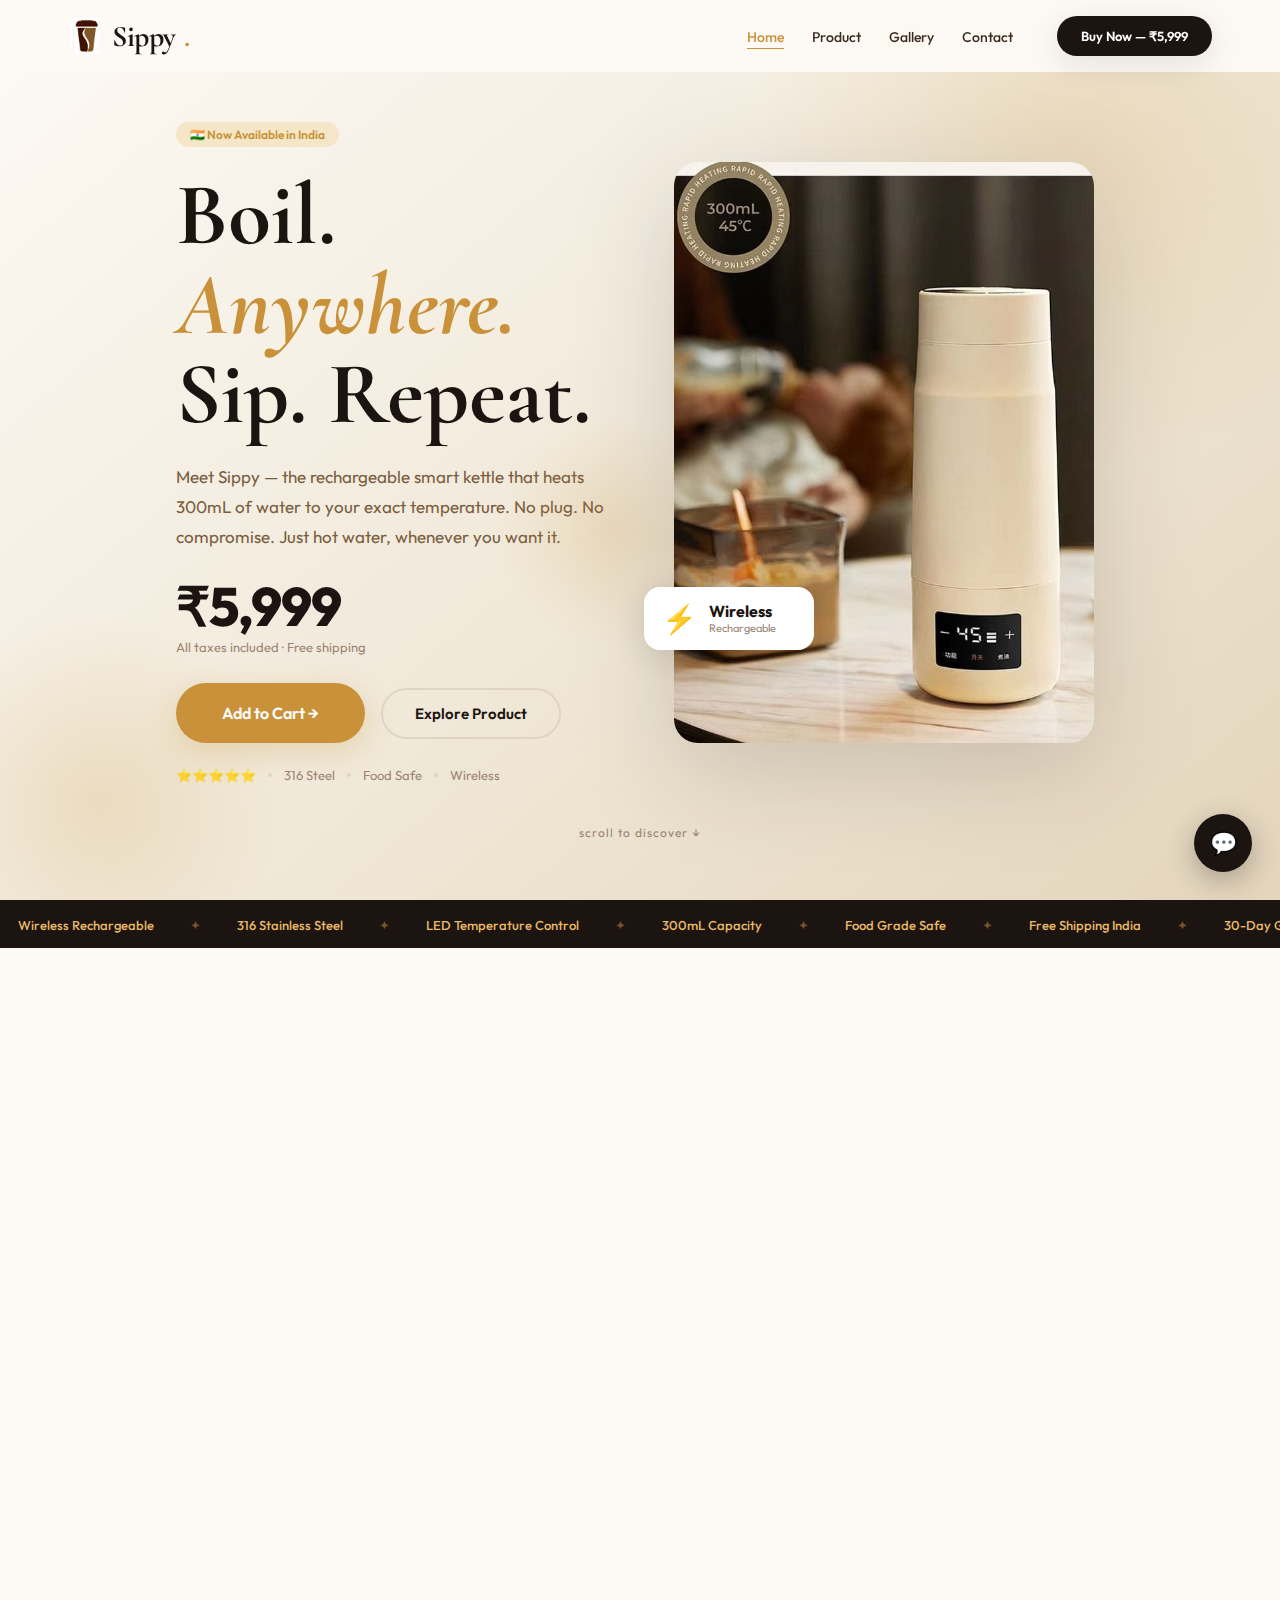
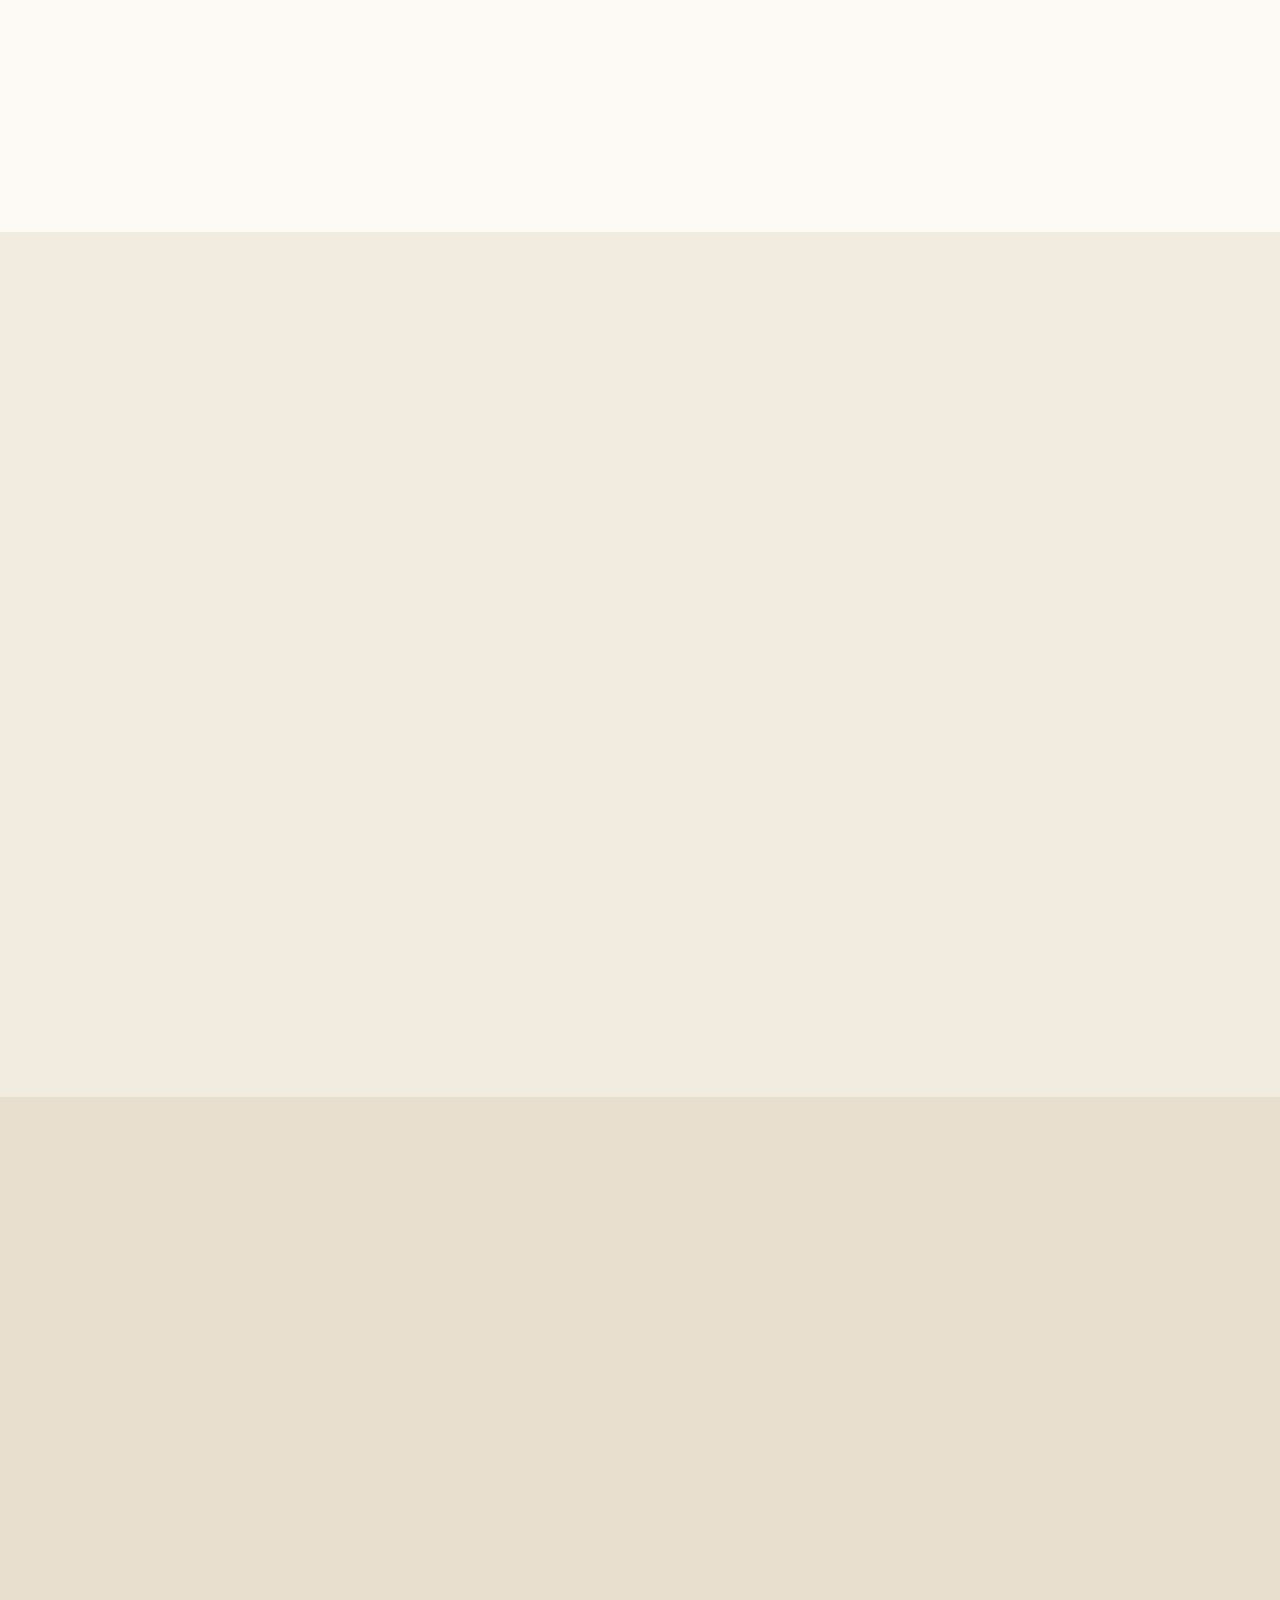
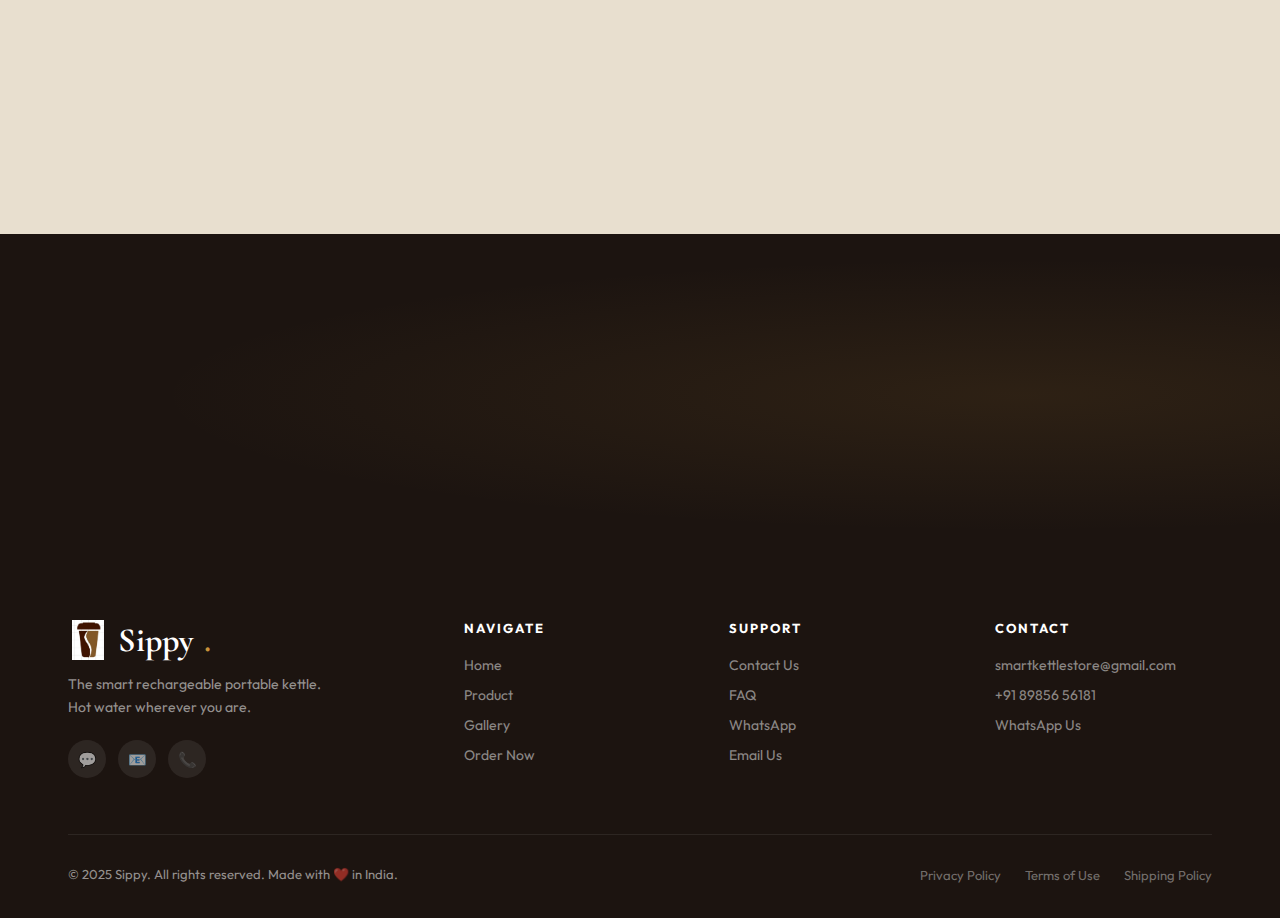
<file: sippy2/index.html>
<!DOCTYPE html>
<html lang="en">
<head>
  <meta charset="UTF-8" />
  <meta name="viewport" content="width=device-width, initial-scale=1.0" />
  <meta name="base" content="" />
  <title>Sippy — The Smart Portable Kettle | Home</title>
  <meta name="description" content="Sippy is India's smartest rechargeable portable kettle. 316 SS, wireless heating, LED temp control. ₹5,999 free shipping." />
  <link rel="stylesheet" href="css/global.css" />
  <link rel="stylesheet" href="css/home.css" />
</head>
<body>

<script>
  document.addEventListener('DOMContentLoaded', () => {
    injectNav('home');
    // marquee after nav
    const bar = injectMarquee(['Wireless Rechargeable','316 Stainless Steel','LED Temperature Control','300mL Capacity','Food Grade Safe','Free Shipping India','30-Day Guarantee','Rapid Heating']);
    document.querySelector('.hero-section').after(bar);
  });
</script>

<!-- HERO -->
<section class="hero-section">
  <div class="hero-bg">
    <div class="hero-orb orb1"></div>
    <div class="hero-orb orb2"></div>
    <div class="hero-orb orb3"></div>
  </div>
  <div class="container hero-grid">
    <div class="hero-text">
      <div class="badge" style="margin-bottom:24px;">🇮🇳 Now Available in India</div>
      <h1 class="hero-h1">Boil.<br/><em>Anywhere.</em><br/>Sip. Repeat.</h1>
      <p class="hero-p">Meet Sippy — the rechargeable smart kettle that heats 300mL of water to your exact temperature. No plug. No compromise. Just hot water, whenever you want it.</p>
      <div class="hero-price-block">
        <div class="hero-price">₹5,999</div>
        <div class="hero-price-sub">All taxes included · Free shipping</div>
      </div>
      <div class="hero-actions">
        <button onclick="addToCart(1); window.location.href='pages/cart.html';" class="btn btn-gold btn-lg">Add to Cart →</button>
        <a href="pages/product.html" class="btn btn-outline">Explore Product</a>
      </div>
      <div class="hero-trust-strip">
        <span>⭐⭐⭐⭐⭐</span>
        <span class="ht-sep"></span>
        <span>316 Steel</span>
        <span class="ht-sep"></span>
        <span>Food Safe</span>
        <span class="ht-sep"></span>
        <span>Wireless</span>
      </div>
    </div>
    <div class="hero-visual">
      <div class="hero-glow-ring"></div>
      <img src="images/product-main.jpeg" alt="Sippy Smart Portable Kettle" class="hero-product-img" />
      <div class="hero-float-card card-bottom">
        <span class="fc-icon">⚡</span>
        <div><div class="fc-val">Wireless</div><div class="fc-label">Rechargeable</div></div>
      </div>
    </div>
  </div>
  <div class="hero-scroll-hint">scroll to discover ↓</div>
</section>

<!-- WHY SIPPY -->
<section class="section why-section">
  <div class="container">
    <div class="text-center reveal">
      <div class="label">Why Choose Sippy</div>
      <h2 style="font-size:clamp(32px,5vw,52px);">Hot water.<br/>Your rules. No outlet needed.</h2>
    </div>
    <div class="why-grid mt-48">
      <div class="why-card reveal" data-delay="0">
        <div class="why-ic">⚡</div>
        <h3>Wireless Heating</h3>
        <p>Fully rechargeable. Heats 300mL in minutes without any power socket. The freedom you deserve.</p>
      </div>
      <div class="why-card reveal" data-delay="80">
        <div class="why-ic">🌡️</div>
        <h3>Precise Temperature</h3>
        <p>Live LED temperature display. Set 45°C to 100°C and Sippy hits it perfectly every time.</p>
      </div>
      <div class="why-card reveal" data-delay="160">
        <div class="why-ic">🛡️</div>
        <h3>Medical-Grade Steel</h3>
        <p>316 stainless steel inner — same grade used in medical instruments. Zero plastic-water contact.</p>
      </div>
      <div class="why-card reveal" data-delay="240">
        <div class="why-ic">✋</div>
        <h3>Easy-Carry Handle</h3>
        <p>Ergonomic handle, compact form, beautiful cream finish. Fits in any bag or on any desk.</p>
      </div>
      <div class="why-card reveal" data-delay="320">
        <div class="why-ic">🧼</div>
        <h3>Wide Mouth Design</h3>
        <p>Easy to fill, easy to clean. The polished steel interior resists stains and odours permanently.</p>
      </div>
      <div class="why-card reveal" data-delay="400">
        <div class="why-ic">☕</div>
        <h3>Perfect Every Brew</h3>
        <p>Green tea at 70°C, espresso at 95°C, noodles at 100°C. Perfect temperature, perfect cup.</p>
      </div>
    </div>
  </div>
</section>

<!-- PRODUCT SNAPSHOT -->
<section class="snapshot-section">
  <div class="container snapshot-grid">
    <div class="snap-img-col reveal">
      <div class="snap-img-wrap">
        <img src="images/product-detail.jpeg" alt="Sippy construction detail" class="snap-main-img" />
        <div class="snap-badge">
          <div class="sb-num">3</div>
          <div class="sb-text">Layer<br/>Construction</div>
        </div>
      </div>
    </div>
    <div class="snap-text-col reveal" data-delay="120">
      <div class="label">Built to Last</div>
      <h2>Engineering Behind the Elegance</h2>
      <p class="mt-16 text-muted">Sippy isn't just beautiful — it's built on serious engineering. Three distinct layers work together to heat fast, insulate long, and stay safe to touch.</p>
      <div class="snap-layers mt-32">
        <div class="snap-layer">
          <div class="sl-num">01</div>
          <div><h4>316 Stainless Steel Interior</h4><p>Medical-grade, rust-free. Your water only ever touches the safest material.</p></div>
        </div>
        <div class="snap-layer">
          <div class="sl-num">02</div>
          <div><h4>Thermal Insulation Layer</h4><p>Keeps heat in. Reduces energy use. Your water stays hot longer.</p></div>
        </div>
        <div class="snap-layer">
          <div class="sl-num">03</div>
          <div><h4>ABS Outer Shell</h4><p>Durable, cool-touch exterior. Safe to hold even when boiling inside.</p></div>
        </div>
      </div>
      <a href="pages/product.html" class="btn btn-primary mt-32">Full Product Details →</a>
    </div>
  </div>
</section>

<!-- USE CASES -->
<section class="section use-section">
  <div class="container">
    <div class="text-center reveal">
      <div class="label">Made for Real Life</div>
      <h2>Who Loves Sippy?</h2>
    </div>
    <div class="use-grid mt-48">
      <div class="use-card reveal" data-delay="0"><span class="use-em">✈️</span><h4>Travellers</h4><p>Hotel kettles are gross. Sippy is yours, always clean, always ready.</p></div>
      <div class="use-card reveal" data-delay="60"><span class="use-em">💼</span><h4>Professionals</h4><p>Hot tea or coffee at your desk, no kitchen run needed.</p></div>
      <div class="use-card reveal" data-delay="120"><span class="use-em">🎓</span><h4>Students</h4><p>Instant noodles, study fuel, late-night coffee. Done.</p></div>
      <div class="use-card reveal" data-delay="180"><span class="use-em">🧘</span><h4>Wellness Lovers</h4><p>Herbal teas at the exact temperature that unlocks flavour.</p></div>
      <div class="use-card reveal" data-delay="240"><span class="use-em">🏕️</span><h4>Adventurers</h4><p>Hot drinks on hikes, camping trips, road trips, anywhere.</p></div>
      <div class="use-card reveal" data-delay="300"><span class="use-em">👶</span><h4>New Parents</h4><p>Safe, precise formula temperature. Peace of mind at 3am.</p></div>
    </div>
  </div>
</section>

<!-- CTA STRIP -->
<section class="cta-strip-section">
  <div class="container cta-strip-inner">
    <div class="cta-strip-text reveal">
      <h2>Ready to sip smarter?</h2>
      <p>Join thousands of happy customers across India.</p>
    </div>
    <div class="cta-strip-actions reveal" data-delay="100">
      <div class="cta-price">₹5,999 <span>Free Shipping · All India</span></div>
      <button onclick="addToCart(1); window.location.href='pages/cart.html';" class="btn btn-gold btn-lg">Add to Cart &rarr;</button>
    </div>
  </div>
</section>

<script src="js/common.js"></script>
</body>
</html>
</file>
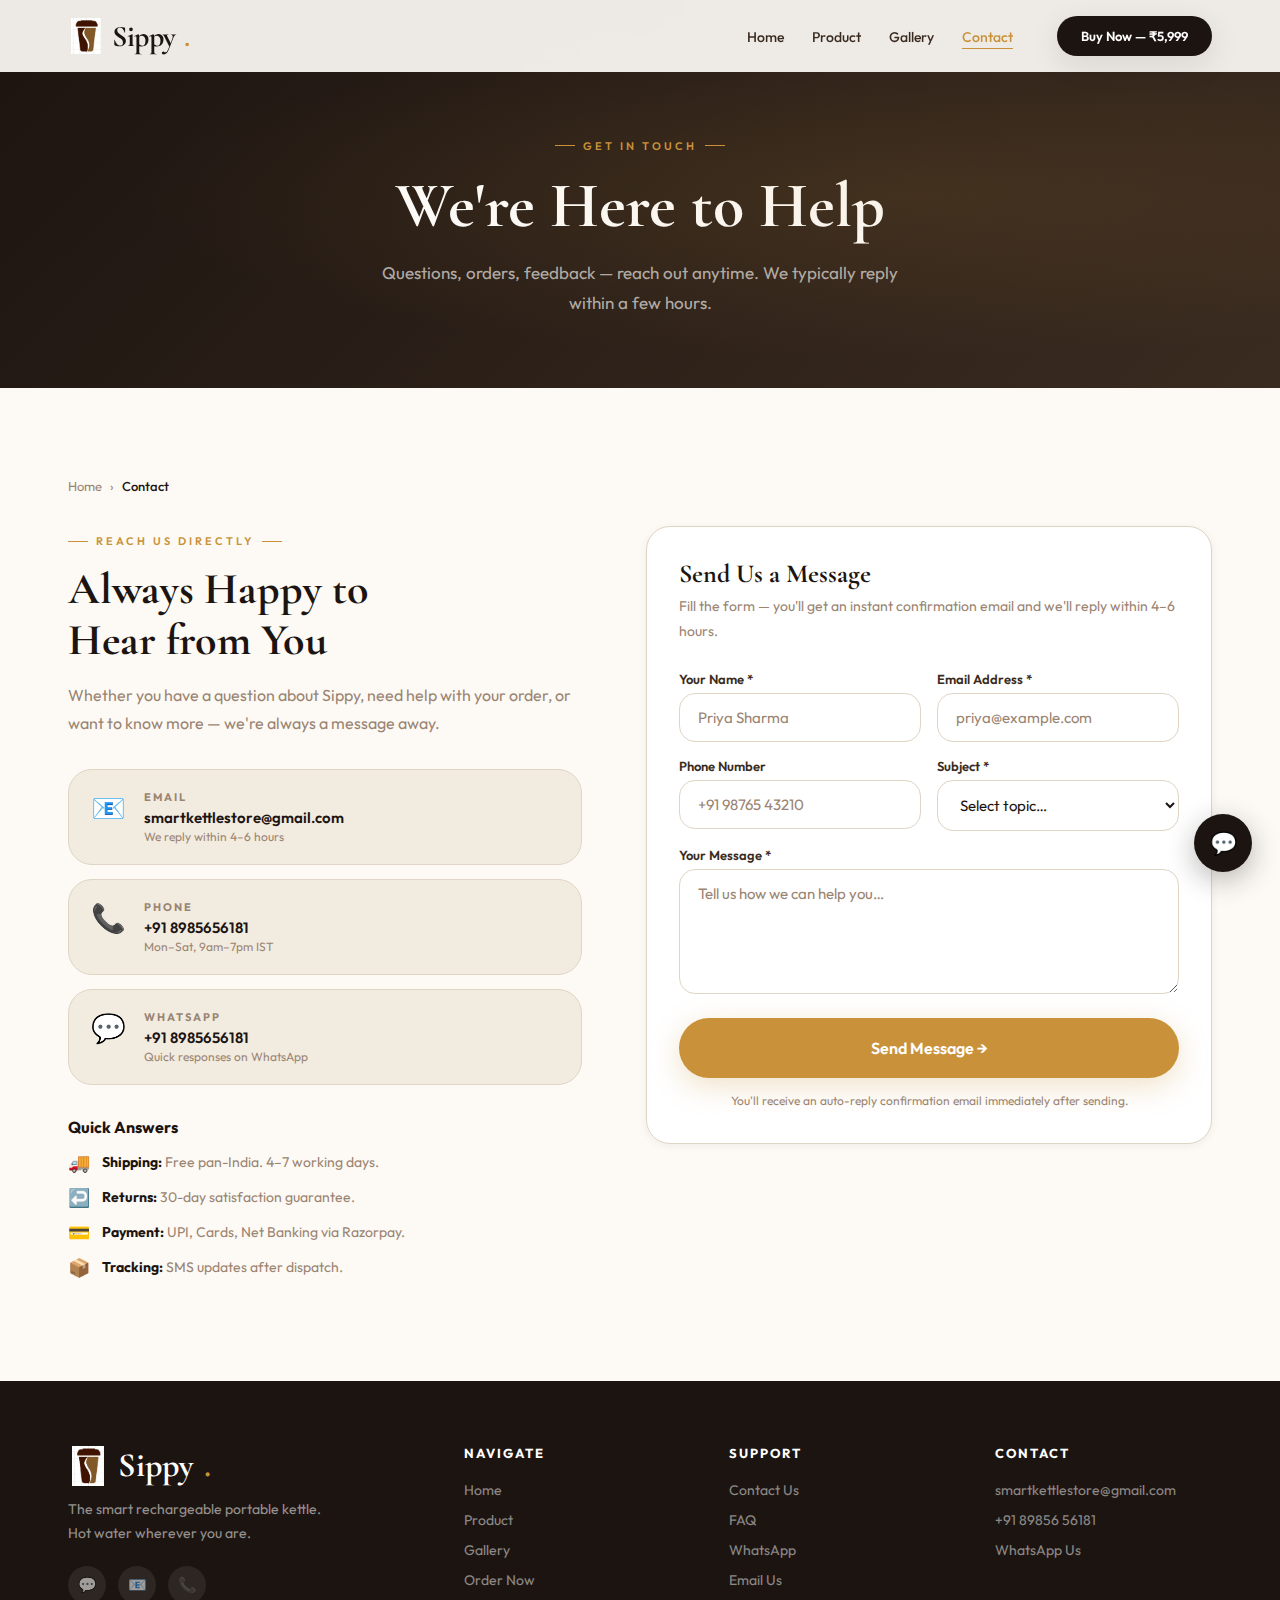
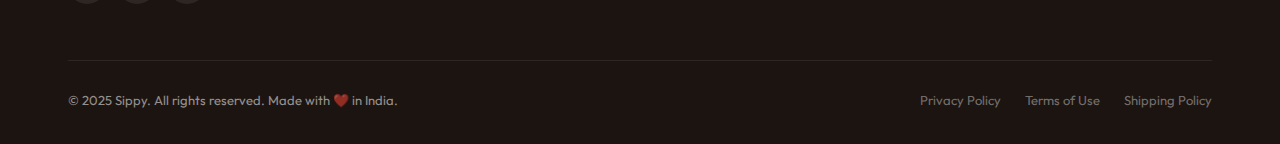
<file: sippy2/pages/contact.html>
<!DOCTYPE html>
<html lang="en">
<head>
  <meta charset="UTF-8" />
  <meta name="viewport" content="width=device-width, initial-scale=1.0" />
  <meta name="base" content="../" />
  <title>Sippy — Contact Us</title>
  <link rel="stylesheet" href="../css/global.css" />
  <link rel="stylesheet" href="../css/contact.css" />
</head>
<body>
<script>document.addEventListener('DOMContentLoaded',()=>injectNav('contact'));</script>

<div class="page-hero">
  <div class="container">
    <div class="label">Get In Touch</div>
    <h1>We're Here to Help</h1>
    <p>Questions, orders, feedback — reach out anytime. We typically reply within a few hours.</p>
  </div>
</div>

<section class="section">
  <div class="container">
    <div class="breadcrumb">
      <a href="../index.html">Home</a> › <span>Contact</span>
    </div>
    <div class="contact-grid">

      <!-- LEFT: CONTACT INFO -->
      <div class="contact-info-col">
        <div class="label">Reach Us Directly</div>
        <h2>Always Happy to<br/>Hear from You</h2>
        <p class="ci-sub">Whether you have a question about Sippy, need help with your order, or want to know more — we're always a message away.</p>

        <div class="ci-cards">
          <a href="mailto:smartkettlestore@gmail.com" class="ci-card">
            <div class="ci-icon">📧</div>
            <div>
              <div class="ci-label">Email</div>
              <div class="ci-value">smartkettlestore@gmail.com</div>
              <div class="ci-note">We reply within 4–6 hours</div>
            </div>
          </a>
          <a href="tel:+918985656181" class="ci-card">
            <div class="ci-icon">📞</div>
            <div>
              <div class="ci-label">Phone</div>
              <div class="ci-value">+91 8985656181</div>
              <div class="ci-note">Mon–Sat, 9am–7pm IST</div>
            </div>
          </a>
          <a href="https://wa.me/918985656181" target="_blank" class="ci-card wa-card">
            <div class="ci-icon">💬</div>
            <div>
              <div class="ci-label">WhatsApp</div>
              <div class="ci-value">+91 8985656181</div>
              <div class="ci-note">Quick responses on WhatsApp</div>
            </div>
          </a>
        </div>

        <div class="faq-quick mt-32">
          <h4>Quick Answers</h4>
          <div class="fq-item"><span>🚚</span><p><strong>Shipping:</strong> Free pan-India. 4–7 working days.</p></div>
          <div class="fq-item"><span>↩️</span><p><strong>Returns:</strong> 30-day satisfaction guarantee.</p></div>
          <div class="fq-item"><span>💳</span><p><strong>Payment:</strong> UPI, Cards, Net Banking via Razorpay.</p></div>
          <div class="fq-item"><span>📦</span><p><strong>Tracking:</strong> SMS updates after dispatch.</p></div>
        </div>
      </div>

      <!-- RIGHT: CONTACT FORM -->
      <div class="contact-form-col">
        <div class="card">
          <h3 style="font-size:26px;margin-bottom:6px;">Send Us a Message</h3>
          <p class="text-muted" style="font-size:14px;margin-bottom:28px;">
            Fill the form — you'll get an instant confirmation email and we'll reply within 4–6 hours.
          </p>

          <form id="contactForm" novalidate>

            <div class="form-row">
              <div class="form-group">
                <label>Your Name *</label>
                <input type="text" id="cName" placeholder="Priya Sharma" required />
              </div>
              <div class="form-group">
                <label>Email Address *</label>
                <input type="email" id="cEmail" placeholder="priya@example.com" required />
              </div>
            </div>

            <div class="form-row mt-16">
              <div class="form-group">
                <label>Phone Number</label>
                <input type="tel" id="cPhone" placeholder="+91 98765 43210" />
              </div>
              <div class="form-group">
                <label>Subject *</label>
                <select id="cSubject" required>
                  <option value="">Select topic…</option>
                  <option>Order Enquiry</option>
                  <option>Product Information</option>
                  <option>Shipping / Delivery</option>
                  <option>Return / Refund</option>
                  <option>Payment Issue</option>
                  <option>Feedback</option>
                  <option>Other</option>
                </select>
              </div>
            </div>

            <div class="form-group mt-16">
              <label>Your Message *</label>
              <textarea id="cMessage" rows="5" placeholder="Tell us how we can help you…" required></textarea>
            </div>

            <button type="button" class="btn btn-gold btn-lg w-full mt-24"
                    id="sendBtn" onclick="submitContact()" style="justify-content:center;">
              <span id="sendBtnText">Send Message →</span>
            </button>

            <p style="font-size:12px;color:var(--muted);text-align:center;margin-top:12px;">
              You'll receive an auto-reply confirmation email immediately after sending.
            </p>
          </form>

          <!-- Success -->
          <div id="contactSuccess" style="display:none;text-align:center;padding:48px 0;">
            <div style="font-size:56px;margin-bottom:16px;">✅</div>
            <h3 style="font-size:28px;margin-bottom:8px;">Message Sent!</h3>
            <p style="color:var(--muted);font-size:15px;line-height:1.75;max-width:320px;margin:0 auto;">
              We've received your message. Check your inbox — a confirmation email is on its way to you.
            </p>
            <a href="../index.html" class="btn btn-primary mt-32">Back to Home</a>
          </div>

          <!-- Error -->
          <div id="contactError" style="display:none;margin-top:16px;padding:14px 18px;background:#FEE2E2;border:1px solid #FECACA;border-radius:12px;font-size:14px;color:#DC2626;font-weight:500;">
            Something went wrong. Please email us directly at
            <a href="mailto:smartkettlestore@gmail.com" style="color:#DC2626;">smartkettlestore@gmail.com</a>
            or <a href="https://wa.me/918985656181" style="color:#25D366;">WhatsApp us</a>.
          </div>

        </div>
      </div>

    </div>
  </div>
</section>

<script src="../js/common.js"></script>
<script>
/*
  ================================================================
  CONTACT FORM — powered by Web3Forms
  ----------------------------------------------------------------
  Web3Forms sends:
    → Email 1 to YOU  (store owner alert with customer's message)
    → Email 2 to CUSTOMER (auto-reply confirmation)

  SETUP — takes 1 minute, completely FREE:
  1. Go to  https://web3forms.com
  2. Enter  smartkettlestore@gmail.com  and click "Create Access Key"
  3. They email you an Access Key — looks like: xxxxxxxx-xxxx-xxxx-xxxx-xxxxxxxxxxxx
  4. Paste that key below where it says  YOUR_WEB3FORMS_ACCESS_KEY
  ================================================================
*/

  var WEB3FORMS_KEY = '953bc8ea-942e-47d5-9435-601512ed0b4d'; // ← paste your key here

async function submitContact() {
  // ── Validation ──
  var name    = document.getElementById('cName').value.trim();
  var email   = document.getElementById('cEmail').value.trim();
  var phone   = document.getElementById('cPhone').value.trim();
  var subject = document.getElementById('cSubject').value;
  var message = document.getElementById('cMessage').value.trim();

  if (!name)    { showToast('Please enter your name', 'error'); return; }
  if (!email || !/^[^\s@]+@[^\s@]+\.[^\s@]+$/.test(email)) {
    showToast('Please enter a valid email address', 'error'); return;
  }
  if (!subject) { showToast('Please select a subject', 'error'); return; }
  if (!message) { showToast('Please enter your message', 'error'); return; }

  var btn     = document.getElementById('sendBtn');
  var btnText = document.getElementById('sendBtnText');
  btn.disabled = true;
  btnText.textContent = '⏳ Sending…';

  // ── Build payload for Web3Forms ──
  var payload = {
    access_key:    WEB3FORMS_KEY,
    subject:       'New Sippy Enquiry [' + subject + '] from ' + name,
    from_name:     'Sippy Website',

    // replyto enables auto-reply to the customer automatically
    replyto:       email,

    // ── Main message body (shown in the store owner's email) ──
    message:
      'NEW CONTACT FORM SUBMISSION\n' +
      '============================\n' +
      'Name    : ' + name + '\n' +
      'Email   : ' + email + '\n' +
      'Phone   : ' + (phone || 'Not provided') + '\n' +
      'Subject : ' + subject + '\n\n' +
      'Message:\n' + message + '\n\n' +
      '────────────────────────────\n' +
      'Reply directly to: ' + email
  };

  try {
    var res = await fetch('https://api.web3forms.com/submit', {
      method:  'POST',
      headers: { 'Content-Type': 'application/json', 'Accept': 'application/json' },
      body:    JSON.stringify(payload)
    });

    var data = await res.json();

    if (data.success) {
      document.getElementById('contactForm').style.display    = 'none';
      document.getElementById('contactSuccess').style.display = 'block';
      showToast('Message sent! Check your email for confirmation.', 'success');
    } else {
      throw new Error(data.message || 'Web3Forms error');
    }

  } catch (err) {
    console.error('Contact form error:', err);
    btn.disabled     = false;
    btnText.textContent = 'Send Message →';
    document.getElementById('contactError').style.display = 'block';
    showToast('Could not send. Please WhatsApp or email us directly.', 'error');
  }
}
</script>

</body>
</html>
</file>
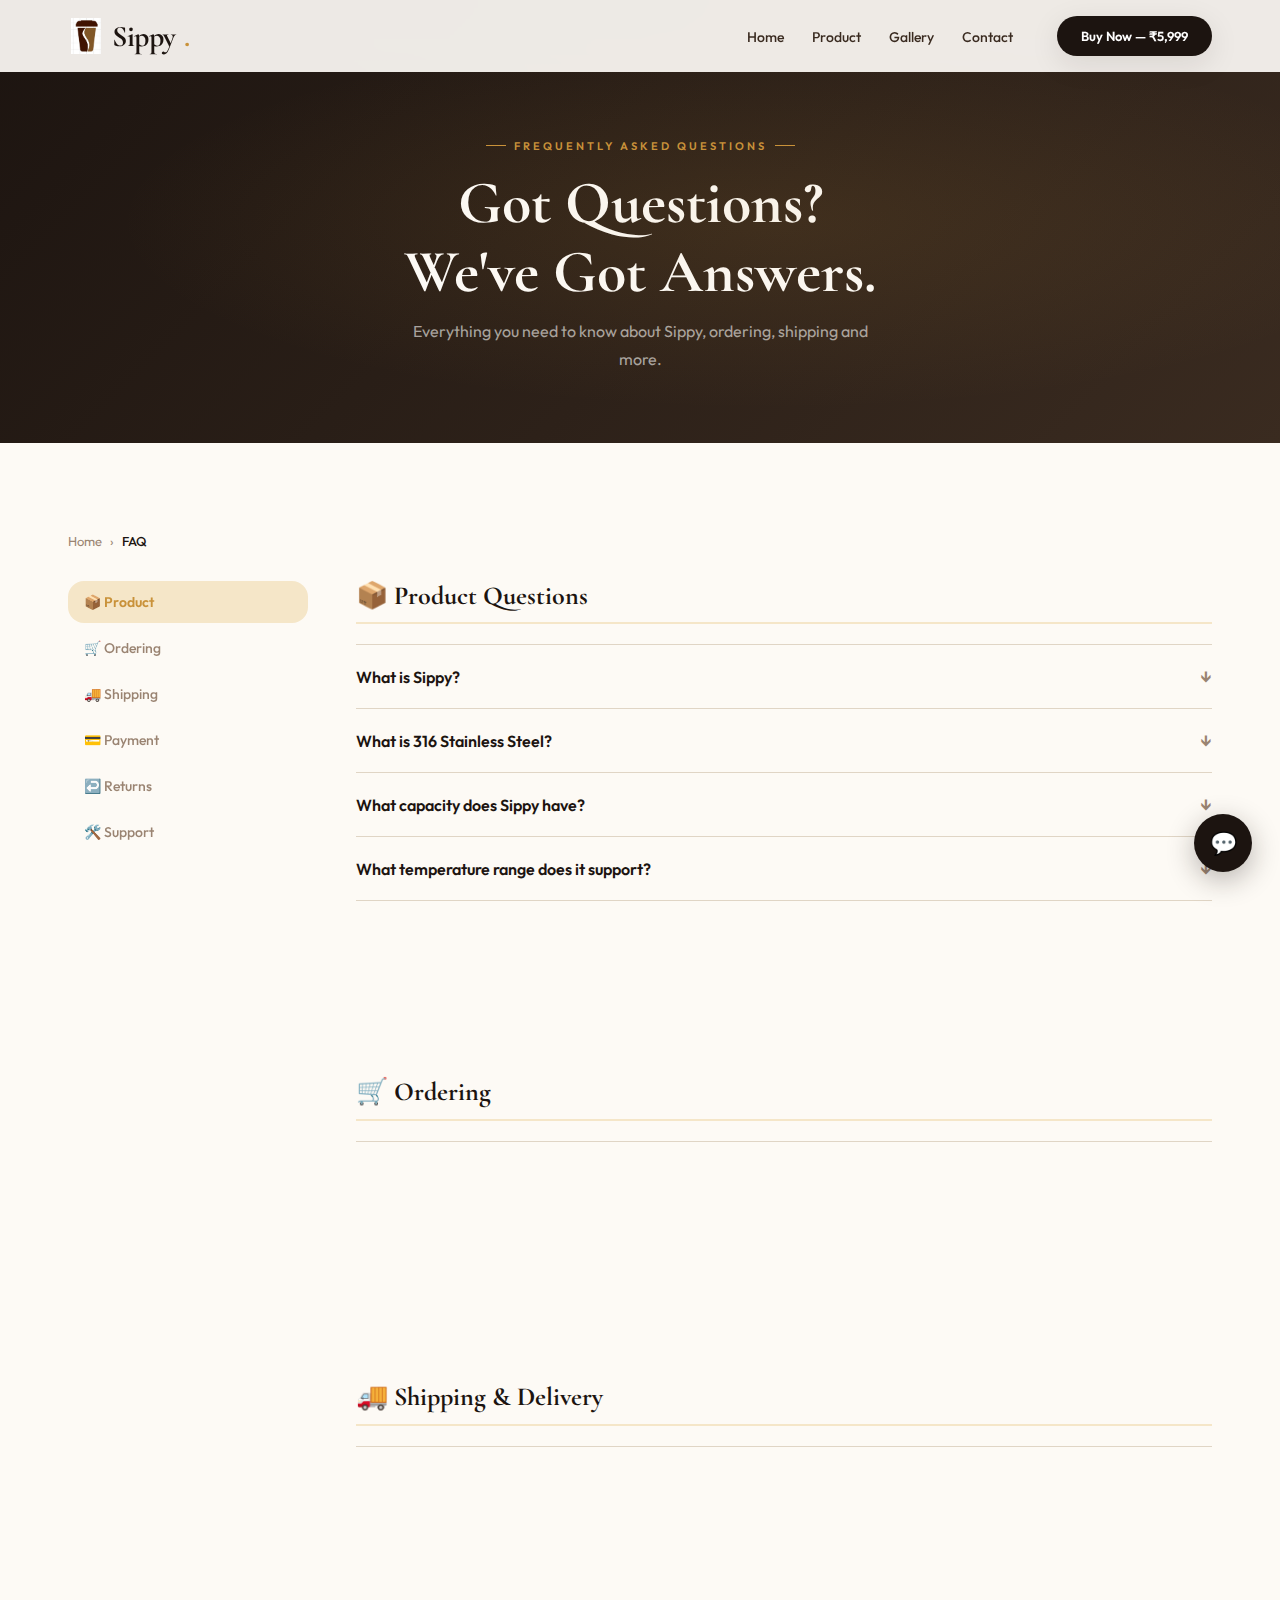
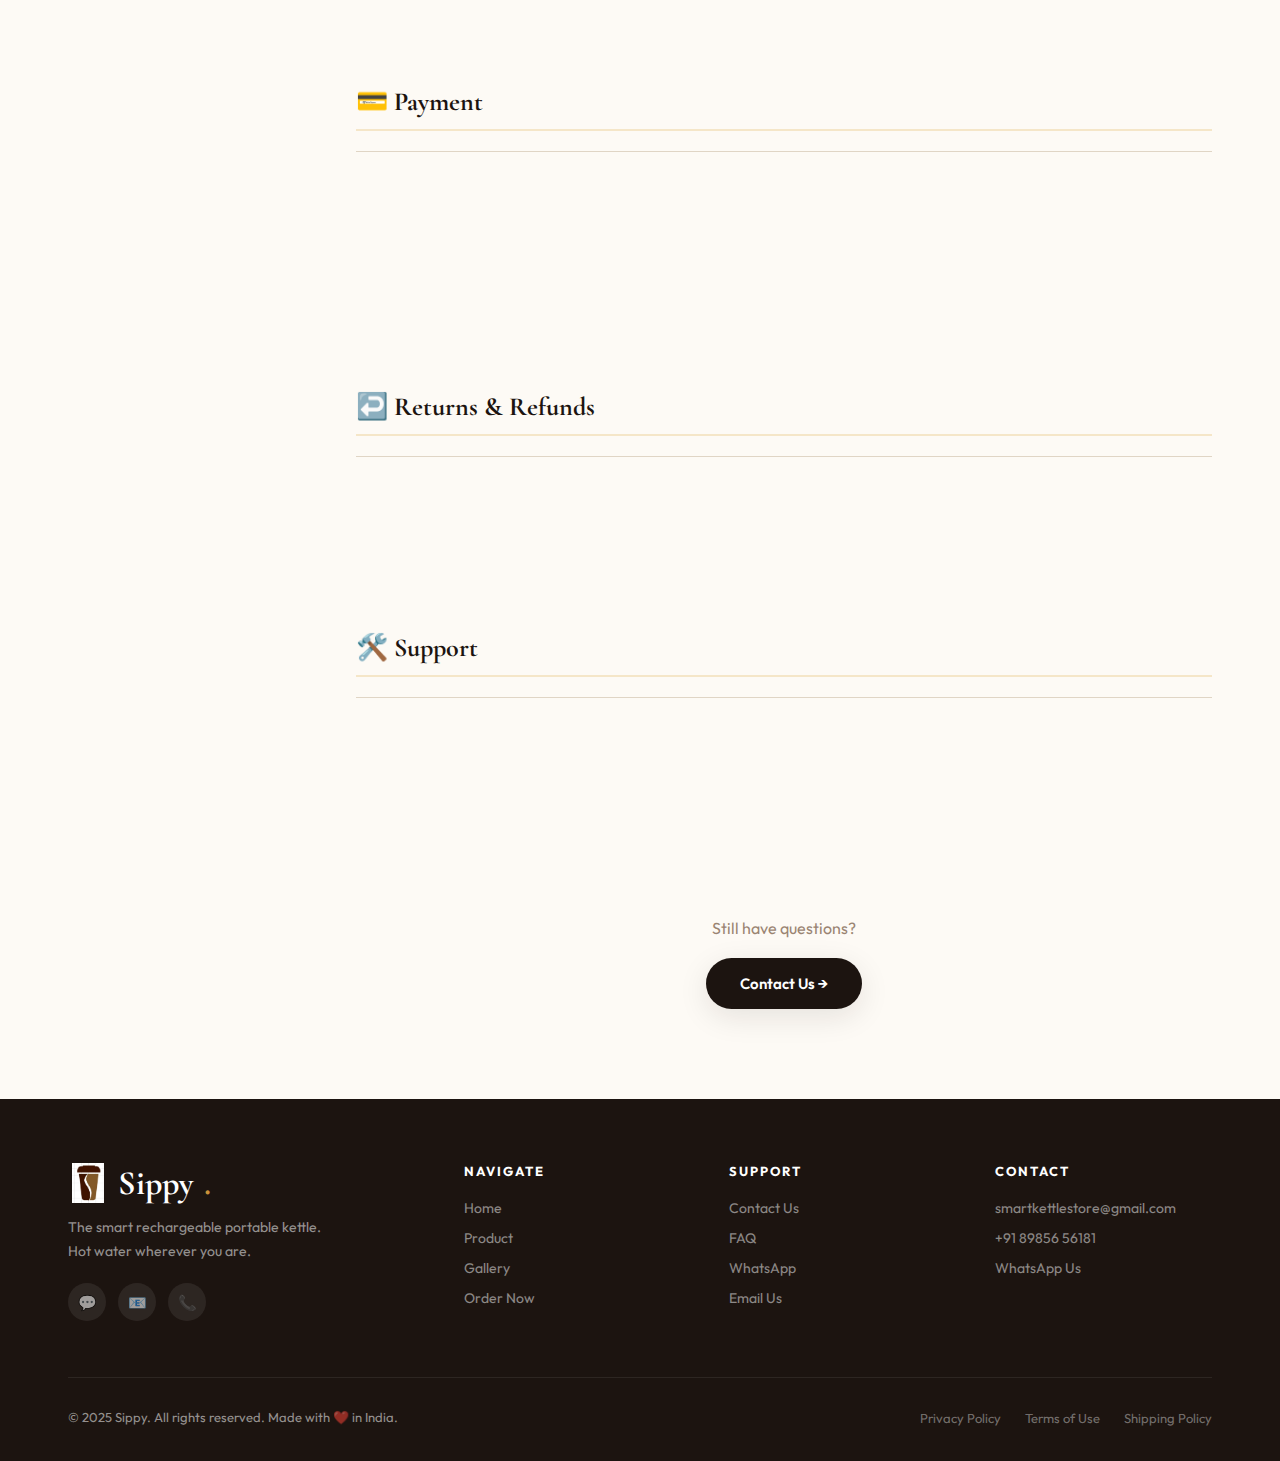
<file: sippy2/pages/faq.html>
<!DOCTYPE html>
<html lang="en">
<head>
  <meta charset="UTF-8" />
  <meta name="viewport" content="width=device-width, initial-scale=1.0" />
  <meta name="base" content="../" />
  <title>Sippy — FAQ</title>
  <link rel="stylesheet" href="../css/global.css" />
  <link rel="stylesheet" href="../css/product.css" />
  <style>
    .faq-hero { background: linear-gradient(135deg,var(--dark),var(--dark-mid)); padding:130px 0 70px; text-align:center; color:white; position:relative; overflow:hidden; }
    .faq-hero::before { content:''; position:absolute; inset:0; background:radial-gradient(ellipse at 60% 50%, rgba(201,146,58,0.12), transparent 60%); pointer-events:none; }
    .faq-hero h1 { font-size:clamp(36px,5vw,60px); color:white; margin-bottom:10px; }
    .faq-hero p { color:rgba(255,255,255,0.6); font-size:16px; max-width:480px; margin:0 auto; }
    .faq-page-grid { display:grid; grid-template-columns:240px 1fr; gap:48px; align-items:start; }
    .faq-categories { position:sticky; top:96px; }
    .faq-cat-item { display:block; padding:12px 16px; border-radius:var(--radius-md); font-size:14px; font-weight:500; color:var(--muted); margin-bottom:4px; cursor:pointer; transition:all var(--transition); }
    .faq-cat-item:hover, .faq-cat-item.active { background:var(--gold-pale); color:var(--gold); font-weight:600; }
    .faq-section-group { margin-bottom:48px; }
    .faq-section-group h3 { font-size:26px; margin-bottom:20px; padding-bottom:12px; border-bottom:2px solid var(--gold-pale); }
    @media(max-width:768px){ .faq-page-grid { grid-template-columns:1fr; } .faq-categories { position:static; } }
  </style>
</head>
<body>
<script>document.addEventListener('DOMContentLoaded',()=>injectNav(''));</script>

<div class="faq-hero">
  <div class="container">
    <div class="label" style="justify-content:center;">Frequently Asked Questions</div>
    <h1>Got Questions?<br/>We've Got Answers.</h1>
    <p>Everything you need to know about Sippy, ordering, shipping and more.</p>
  </div>
</div>

<section class="section">
  <div class="container">
    <div class="breadcrumb"><a href="../index.html">Home</a> › <span>FAQ</span></div>
    <div class="faq-page-grid">
      <div class="faq-categories">
        <div class="faq-cat-item active" onclick="scrollTo('product')">📦 Product</div>
        <div class="faq-cat-item" onclick="scrollTo('ordering')">🛒 Ordering</div>
        <div class="faq-cat-item" onclick="scrollTo('shipping')">🚚 Shipping</div>
        <div class="faq-cat-item" onclick="scrollTo('payment')">💳 Payment</div>
        <div class="faq-cat-item" onclick="scrollTo('returns')">↩️ Returns</div>
        <div class="faq-cat-item" onclick="scrollTo('support')">🛠️ Support</div>
      </div>

      <div class="faq-content">

        <div class="faq-section-group" id="faq-product">
          <h3>📦 Product Questions</h3>
          <div class="faq-list">
            <div class="faq-item reveal"><button class="faq-q" onclick="toggleFaq(this)"><span>What is Sippy?</span><span class="faq-arrow">↓</span></button><div class="faq-a">Sippy is a smart, rechargeable portable electric kettle. It heats up to 300mL of water wirelessly — no power socket needed — to any temperature between 45°C and 100°C using a built-in rechargeable battery and LED temperature control.</div></div>
            <div class="faq-item reveal"><button class="faq-q" onclick="toggleFaq(this)"><span>What is 316 Stainless Steel?</span><span class="faq-arrow">↓</span></button><div class="faq-a">316 is a medical-grade stainless steel alloy that contains molybdenum, making it far more corrosion-resistant and safer than the commonly used 304 grade. It's the same material used in surgical instruments and implants — completely safe for food and beverage contact.</div></div>
            <div class="faq-item reveal"><button class="faq-q" onclick="toggleFaq(this)"><span>What capacity does Sippy have?</span><span class="faq-arrow">↓</span></button><div class="faq-a">Sippy holds 300mL — enough for one generous cup of tea, coffee, a cup of noodles, or baby formula. It's sized for personal use and easy portability.</div></div>
            <div class="faq-item reveal"><button class="faq-q" onclick="toggleFaq(this)"><span>What temperature range does it support?</span><span class="faq-arrow">↓</span></button><div class="faq-a">Sippy heats from 45°C to 100°C (full boil). You can adjust the target temperature in increments using the +/− buttons on the LED panel. This makes it perfect for green tea (70–75°C), coffee (90–95°C), or plain boiling water (100°C).</div></div>
            <div class="faq-item reveal"><button class="faq-q" onclick="toggleFaq(this)"><span>How long does the battery last?</span><span class="faq-arrow">↓</span></button><div class="faq-a">The battery is designed for multiple full heats on a single charge. Exact count depends on target temperature and usage. We recommend charging overnight for a full day of use, similar to how you charge your phone.</div></div>
            <div class="faq-item reveal"><button class="faq-q" onclick="toggleFaq(this)"><span>How do I clean it?</span><span class="faq-arrow">↓</span></button><div class="faq-a">The wide mouth makes cleaning easy. Rinse with warm water after each use. For limescale removal, fill with equal parts water and white vinegar, heat to 70°C, let sit 30 minutes, then rinse thoroughly. Do not submerge the base (electronic component).</div></div>
          </div>
        </div>

        <div class="faq-section-group" id="faq-ordering">
          <h3>🛒 Ordering</h3>
          <div class="faq-list">
            <div class="faq-item reveal"><button class="faq-q" onclick="toggleFaq(this)"><span>How do I place an order?</span><span class="faq-arrow">↓</span></button><div class="faq-a">Click "Buy Now" in the navigation or visit our Checkout page. Fill in your delivery details, then click "Pay Securely" to complete payment via Razorpay. You'll get an email confirmation instantly.</div></div>
            <div class="faq-item reveal"><button class="faq-q" onclick="toggleFaq(this)"><span>Can I order via WhatsApp?</span><span class="faq-arrow">↓</span></button><div class="faq-a">Yes! You can WhatsApp us at +91 8985656181 with your name, address, and phone number. We'll confirm the order and share a payment link.</div></div>
            <div class="faq-item reveal"><button class="faq-q" onclick="toggleFaq(this)"><span>Is there only one variant?</span><span class="faq-arrow">↓</span></button><div class="faq-a">Yes — Sippy currently comes in one variant: Warm Cream / Ivory, 300mL. We may introduce new colours in the future.</div></div>
          </div>
        </div>

        <div class="faq-section-group" id="faq-shipping">
          <h3>🚚 Shipping & Delivery</h3>
          <div class="faq-list">
            <div class="faq-item reveal"><button class="faq-q" onclick="toggleFaq(this)"><span>Is shipping really free?</span><span class="faq-arrow">↓</span></button><div class="faq-a">Yes! Free shipping on all orders across India. No minimum order, no hidden charges. ₹5,999 is the total amount you pay.</div></div>
            <div class="faq-item reveal"><button class="faq-q" onclick="toggleFaq(this)"><span>How long does delivery take?</span><span class="faq-arrow">↓</span></button><div class="faq-a">Orders are dispatched within 1–2 business days. Delivery takes 4–7 working days depending on your location. Metro cities are typically faster (3–5 days).</div></div>
            <div class="faq-item reveal"><button class="faq-q" onclick="toggleFaq(this)"><span>Do you deliver Pan India?</span><span class="faq-arrow">↓</span></button><div class="faq-a">Yes, we deliver across all of India including tier-2 and tier-3 cities. If there's an issue with your pincode, contact us and we'll find a solution.</div></div>
          </div>
        </div>

        <div class="faq-section-group" id="faq-payment">
          <h3>💳 Payment</h3>
          <div class="faq-list">
            <div class="faq-item reveal"><button class="faq-q" onclick="toggleFaq(this)"><span>What payment methods are accepted?</span><span class="faq-arrow">↓</span></button><div class="faq-a">We accept all payment methods via Razorpay: UPI (GPay, PhonePe, Paytm), Credit/Debit Cards (Visa, Mastercard, RuPay), Net Banking, Mobile Wallets, and EMI options on eligible cards.</div></div>
            <div class="faq-item reveal"><button class="faq-q" onclick="toggleFaq(this)"><span>Is my payment information secure?</span><span class="faq-arrow">↓</span></button><div class="faq-a">Absolutely. All payments are processed by Razorpay, which is PCI DSS compliant and used by thousands of businesses in India. Your card details are never stored on our servers.</div></div>
            <div class="faq-item reveal"><button class="faq-q" onclick="toggleFaq(this)"><span>Is Cash on Delivery available?</span><span class="faq-arrow">↓</span></button><div class="faq-a">Currently we accept online payments only via Razorpay. COD may be available in the future. For concerns, WhatsApp us at +91 8985656181.</div></div>
          </div>
        </div>

        <div class="faq-section-group" id="faq-returns">
          <h3>↩️ Returns & Refunds</h3>
          <div class="faq-list">
            <div class="faq-item reveal"><button class="faq-q" onclick="toggleFaq(this)"><span>What is the return policy?</span><span class="faq-arrow">↓</span></button><div class="faq-a">We offer a 30-day satisfaction guarantee. If you're not happy with Sippy for any reason, contact us within 30 days of receiving your order for a full refund or replacement.</div></div>
            <div class="faq-item reveal"><button class="faq-q" onclick="toggleFaq(this)"><span>How do I initiate a return?</span><span class="faq-arrow">↓</span></button><div class="faq-a">Email us at smartkettlestore@gmail.com or WhatsApp +91 8985656181 with your order ID and reason for return. We'll arrange a pickup and process your refund within 5–7 business days.</div></div>
          </div>
        </div>

        <div class="faq-section-group" id="faq-support">
          <h3>🛠️ Support</h3>
          <div class="faq-list">
            <div class="faq-item reveal"><button class="faq-q" onclick="toggleFaq(this)"><span>How do I contact Sippy support?</span><span class="faq-arrow">↓</span></button><div class="faq-a">You can reach us via: Email — smartkettlestore@gmail.com | Phone / WhatsApp — +91 8985656181 | Or use the Contact form on our website. We respond within 4–6 hours on weekdays.</div></div>
            <div class="faq-item reveal"><button class="faq-q" onclick="toggleFaq(this)"><span>My Sippy isn't heating. What do I do?</span><span class="faq-arrow">↓</span></button><div class="faq-a">First, make sure the battery is charged (connect to USB and check LED indicator). Ensure the minimum water level is met. If the issue persists, contact us — we'll troubleshoot or replace it under our guarantee.</div></div>
          </div>
        </div>

        <div class="text-center" style="padding:40px 0 0;">
          <p class="text-muted" style="font-size:16px;">Still have questions?</p>
          <a href="contact.html" class="btn btn-primary mt-16">Contact Us →</a>
        </div>

      </div>
    </div>
  </div>
</section>

<script src="../js/common.js"></script>
<script>
function toggleFaq(btn) {
  const item = btn.parentElement;
  const isOpen = item.classList.contains('open');
  document.querySelectorAll('.faq-item').forEach(f => f.classList.remove('open'));
  if (!isOpen) item.classList.add('open');
}
function scrollTo(id) {
  document.getElementById('faq-' + id)?.scrollIntoView({ behavior:'smooth', block:'start' });
  document.querySelectorAll('.faq-cat-item').forEach(el => el.classList.remove('active'));
  event.target.classList.add('active');
}
</script>
</body>
</html>
</file>
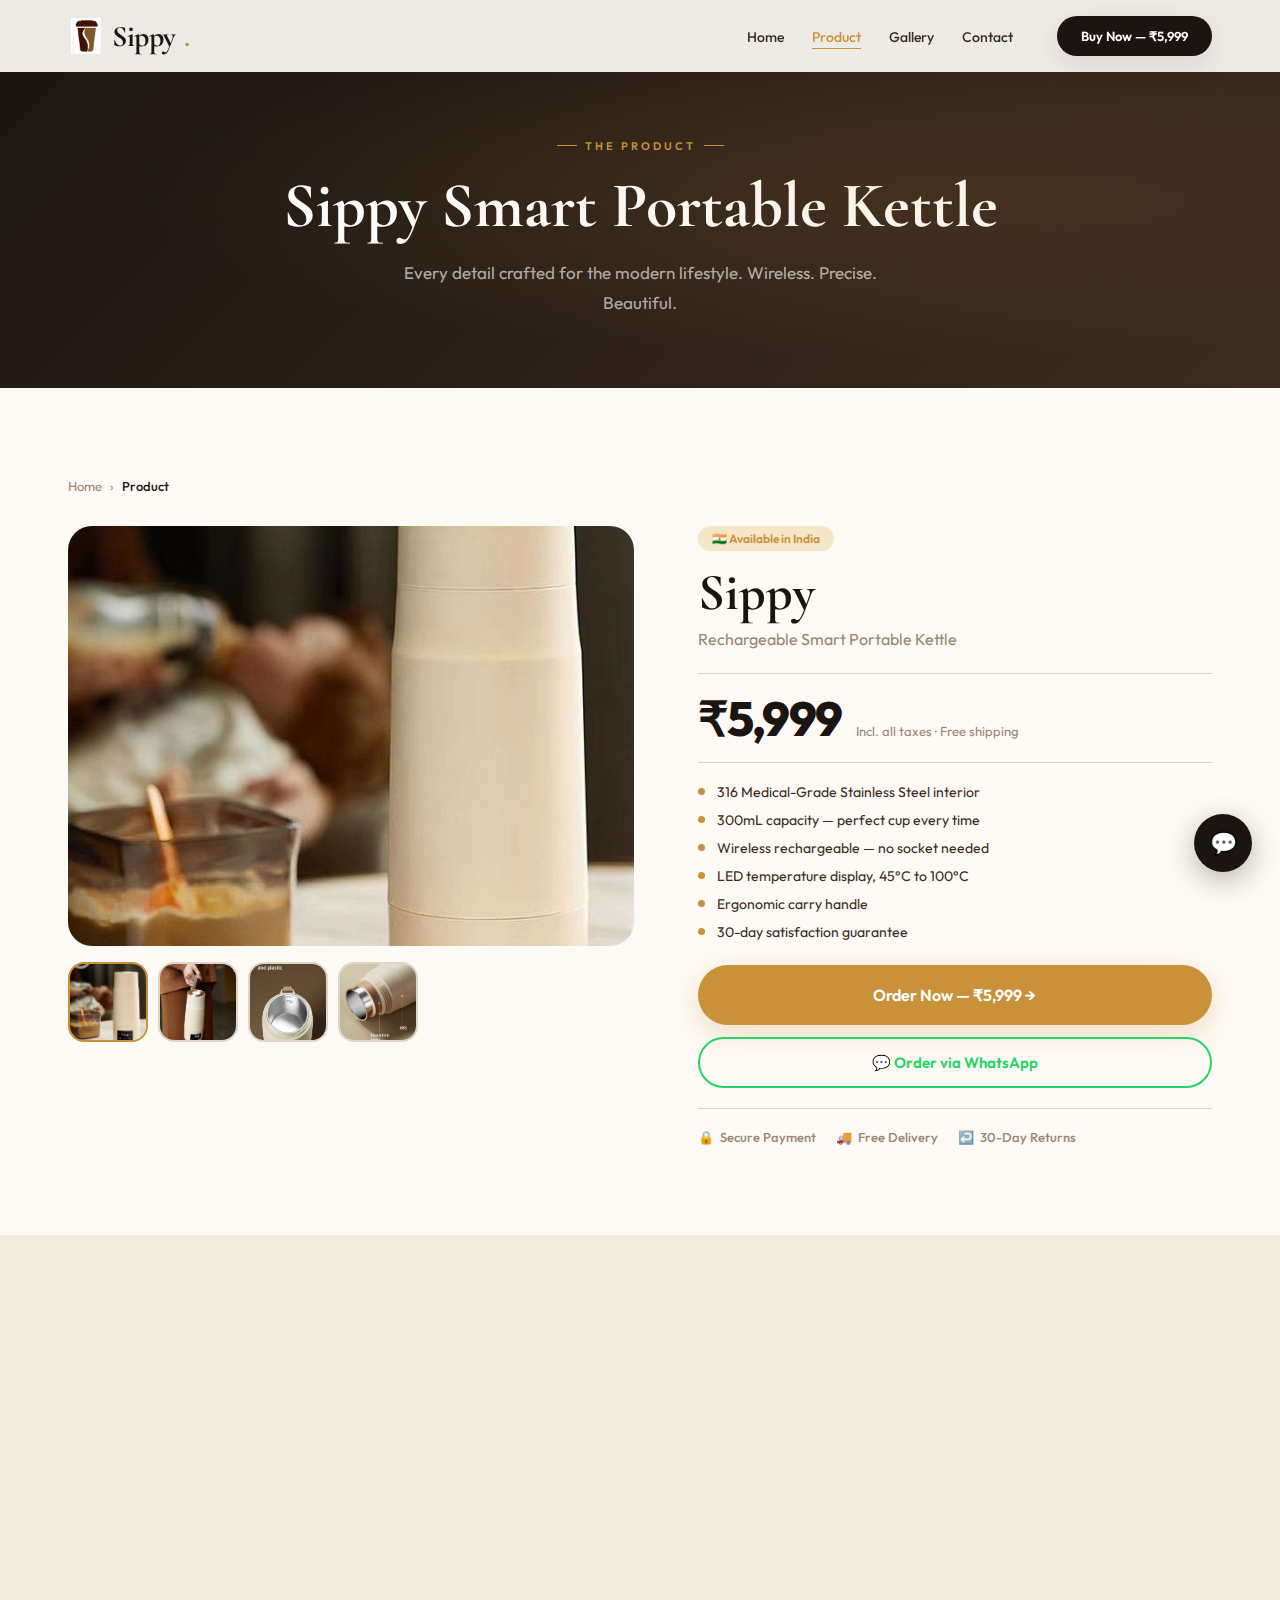
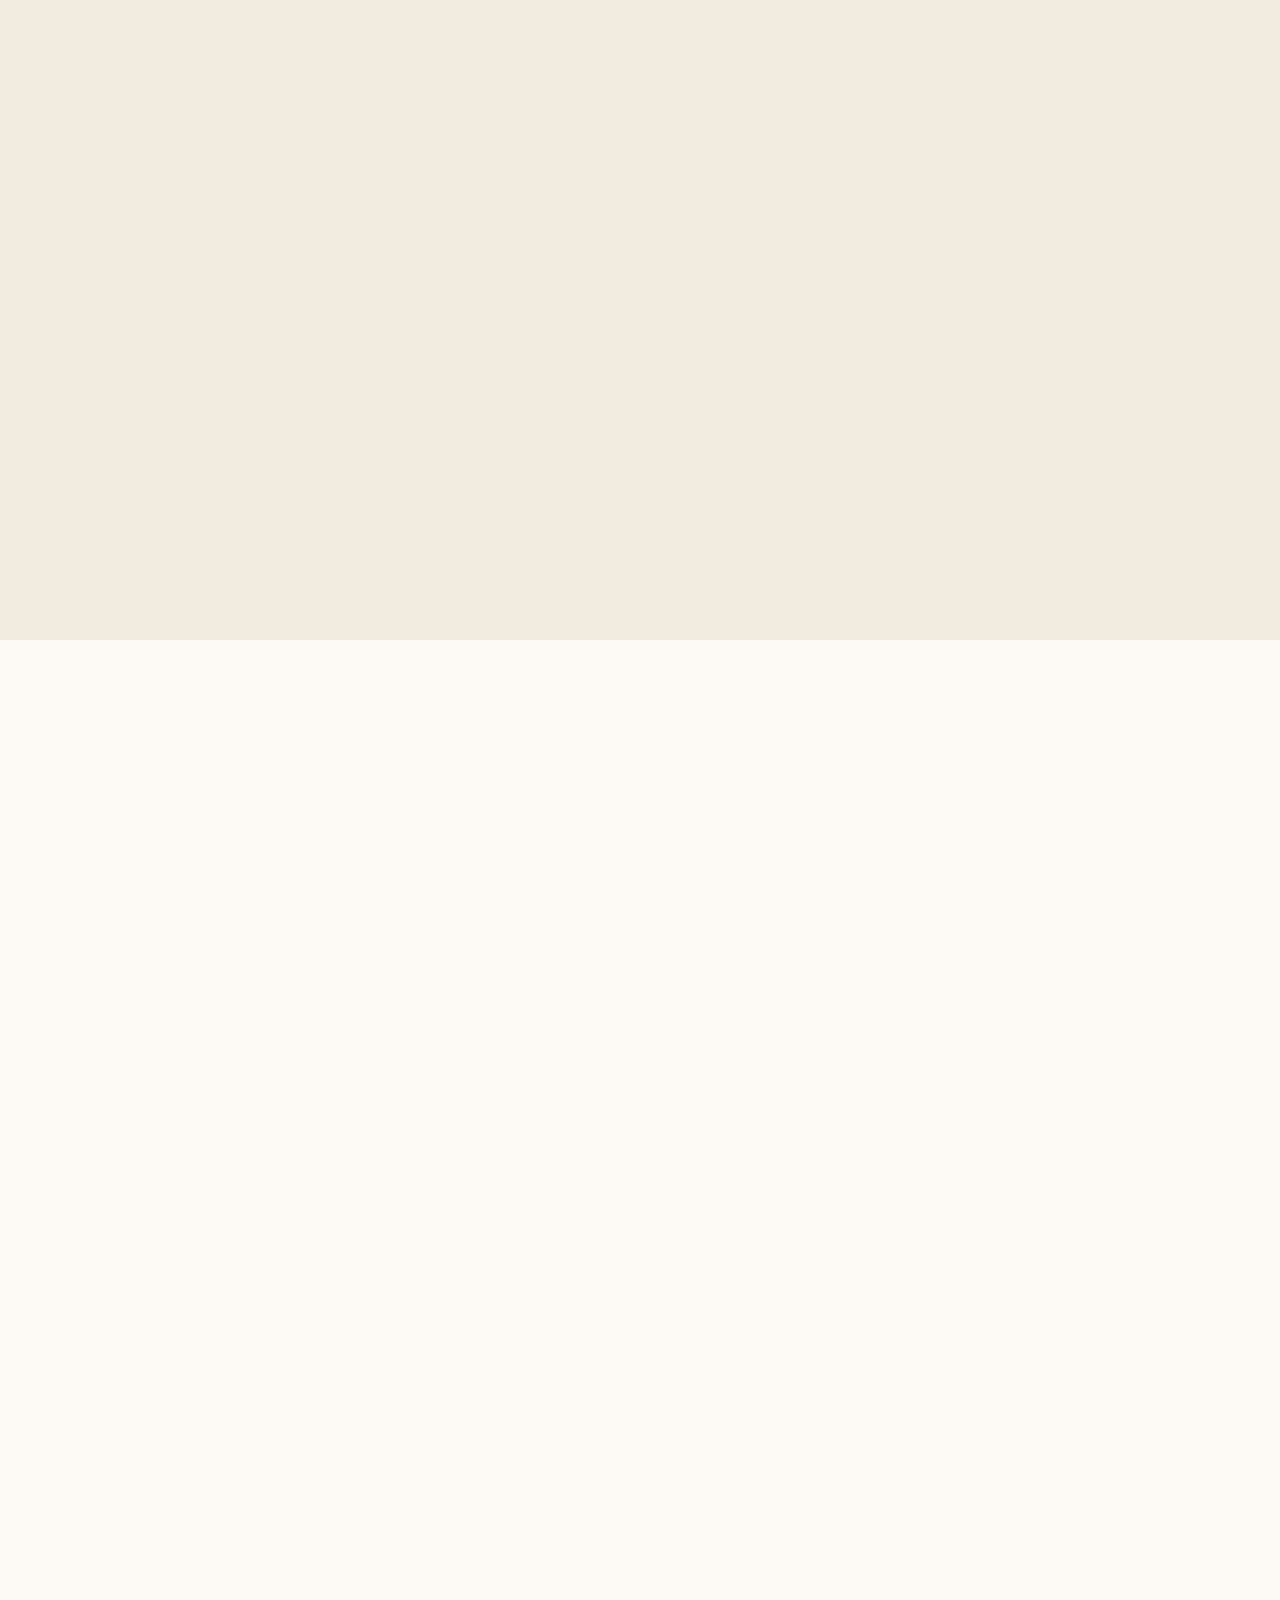
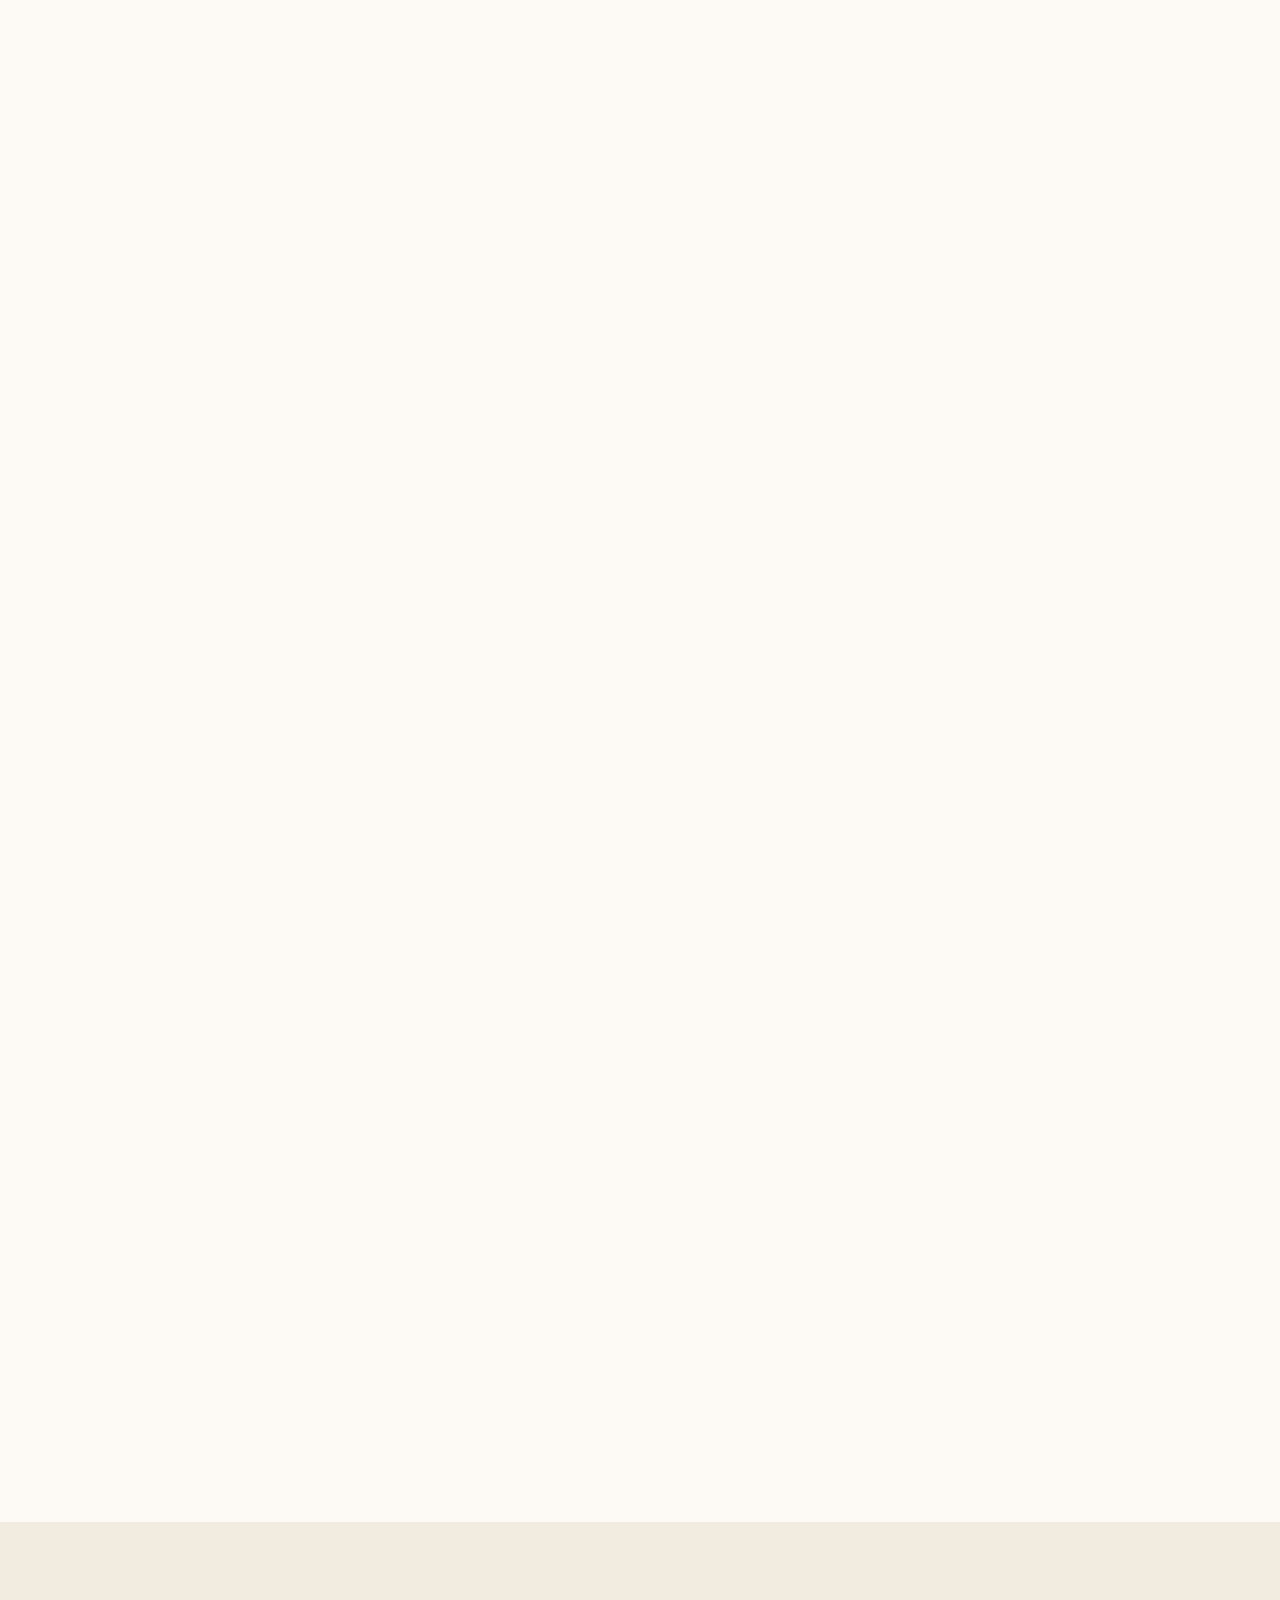
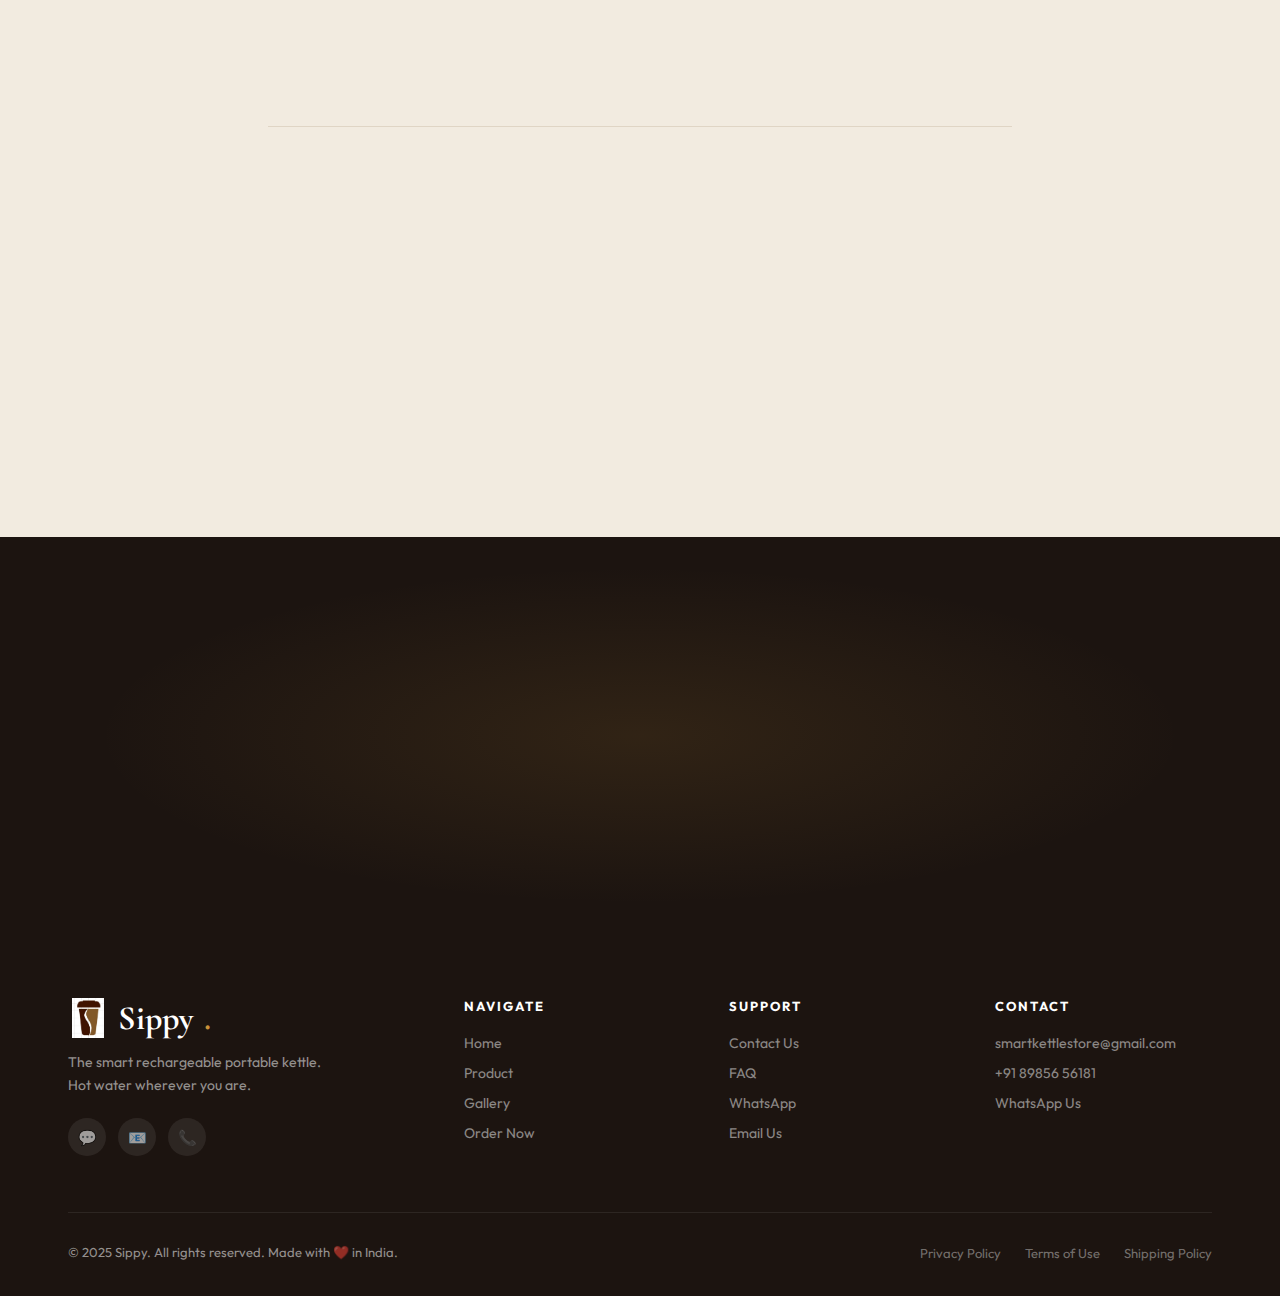
<file: sippy2/pages/product.html>
<!DOCTYPE html>
<html lang="en">
<head>
  <meta charset="UTF-8" />
  <meta name="viewport" content="width=device-width, initial-scale=1.0" />
  <meta name="base" content="../" />
  <title>Sippy — Product Details</title>
  <link rel="stylesheet" href="../css/global.css" />
  <link rel="stylesheet" href="../css/product.css" />
</head>
<body>
<script>document.addEventListener('DOMContentLoaded',()=>injectNav('product'));</script>

<!-- PAGE HERO -->
<div class="page-hero">
  <div class="container">
    <div class="label">The Product</div>
    <h1>Sippy Smart Portable Kettle</h1>
    <p>Every detail crafted for the modern lifestyle. Wireless. Precise. Beautiful.</p>
  </div>
</div>

<!-- PRODUCT MAIN SECTION -->
<section class="section">
  <div class="container">
    <div class="breadcrumb">
      <a href="../index.html">Home</a> › <span>Product</span>
    </div>
    <div class="prod-main-grid">
      <!-- IMAGE GALLERY -->
      <div class="prod-gallery">
        <div class="prod-main-img-wrap">
          <img src="../images/product-main.jpeg" alt="Sippy main view" class="prod-main-img" id="mainImg" />
        </div>
        <div class="prod-thumbs">
          <div class="thumb active" onclick="switchImg('../images/product-main.jpeg',this)">
            <img src="../images/product-main.jpeg" alt="Main view" />
          </div>
          <div class="thumb" onclick="switchImg('../images/product-lifestyle.jpeg',this)">
            <img src="../images/product-lifestyle.jpeg" alt="Lifestyle" />
          </div>
          <div class="thumb" onclick="switchImg('../images/product-interio.jpeg',this)">
            <img src="../images/product-interio.jpeg" alt="Interior" />
          </div>
          <div class="thumb" onclick="switchImg('../images/product-detail.jpeg',this)">
            <img src="../images/product-detail.jpeg" alt="Detail" />
          </div>
        </div>
      </div>

      <!-- PRODUCT INFO -->
      <div class="prod-info">
        <div class="badge" style="margin-bottom:16px;">🇮🇳 Available in India</div>
        <h1 class="prod-title">Sippy</h1>
        <p class="prod-subtitle">Rechargeable Smart Portable Kettle</p>
        <div class="prod-price-row">
          <span class="prod-price">₹5,999</span>
          <span class="prod-price-note">Incl. all taxes · Free shipping</span>
        </div>

        <div class="prod-highlights">
          <div class="prod-hl"><span class="hl-dot"></span> 316 Medical-Grade Stainless Steel interior</div>
          <div class="prod-hl"><span class="hl-dot"></span> 300mL capacity — perfect cup every time</div>
          <div class="prod-hl"><span class="hl-dot"></span> Wireless rechargeable — no socket needed</div>
          <div class="prod-hl"><span class="hl-dot"></span> LED temperature display, 45°C to 100°C</div>
          <div class="prod-hl"><span class="hl-dot"></span> Ergonomic carry handle</div>
          <div class="prod-hl"><span class="hl-dot"></span> 30-day satisfaction guarantee</div>
        </div>

        <div class="prod-actions">
          <a href="checkout.html" class="btn btn-gold btn-lg w-full" style="justify-content:center;">Order Now — ₹5,999 →</a>
          <a href="https://wa.me/918985656181" target="_blank" class="btn btn-outline w-full" style="justify-content:center;margin-top:12px;color:#25D366;border-color:#25D366;">💬 Order via WhatsApp</a>
        </div>

        <div class="prod-trust-row">
          <div class="ptr"><span>🔒</span> Secure Payment</div>
          <div class="ptr"><span>🚚</span> Free Delivery</div>
          <div class="ptr"><span>↩️</span> 30-Day Returns</div>
        </div>
      </div>
    </div>
  </div>
</section>

<!-- SPECS TABLE -->
<section class="section" style="background:var(--cream-dark);padding:80px 0;">
  <div class="container">
    <div class="text-center reveal">
      <div class="label">Technical Specifications</div>
      <h2>Everything You Need to Know</h2>
    </div>
    <div class="specs-wrap mt-48 reveal" data-delay="100">
      <table class="specs-table">
        <tbody>
          <tr><td class="spec-k">Product Name</td><td class="spec-v">Sippy Smart Portable Kettle</td></tr>
          <tr><td class="spec-k">Capacity</td><td class="spec-v">300 mL</td></tr>
          <tr><td class="spec-k">Inner Material</td><td class="spec-v">316 Stainless Steel (Medical Grade)</td></tr>
          <tr><td class="spec-k">Outer Material</td><td class="spec-v">ABS Plastic (Food Safe)</td></tr>
          <tr><td class="spec-k">Insulation</td><td class="spec-v">Double-wall insulation layer</td></tr>
          <tr><td class="spec-k">Heating</td><td class="spec-v">Electric, Wireless Rechargeable</td></tr>
          <tr><td class="spec-k">Temperature Range</td><td class="spec-v">45°C – 100°C</td></tr>
          <tr><td class="spec-k">Temperature Control</td><td class="spec-v">Adjustable via +/− buttons</td></tr>
          <tr><td class="spec-k">Display</td><td class="spec-v">LED Digital Temperature Display</td></tr>
          <tr><td class="spec-k">Power Source</td><td class="spec-v">Built-in Rechargeable Battery</td></tr>
          <tr><td class="spec-k">Carry Design</td><td class="spec-v">Ergonomic Carry Handle</td></tr>
          <tr><td class="spec-k">Colour</td><td class="spec-v">Warm Cream / Ivory</td></tr>
          <tr><td class="spec-k">Food Safety</td><td class="spec-v">Food Grade Certified</td></tr>
          <tr><td class="spec-k">Warranty</td><td class="spec-v">30-Day Satisfaction Guarantee</td></tr>
          <tr><td class="spec-k">Price</td><td class="spec-v">₹5,999 (incl. taxes, free shipping)</td></tr>
        </tbody>
      </table>
    </div>
  </div>
</section>

<!-- FEATURE DEEP-DIVE -->
<section class="section feat-section">
  <div class="container">
    <div class="text-center reveal">
      <div class="label">Feature Deep Dive</div>
      <h2>What Makes Sippy Special</h2>
    </div>

    <div class="feat-block mt-48">
      <div class="feat-img reveal"><img src="../images/product-interio.jpeg" alt="Interior stainless steel" /></div>
      <div class="feat-text reveal" data-delay="120">
        <div class="label">Interior</div>
        <h3>316 Medical-Grade Steel</h3>
        <p>Most portable kettles use 304 steel or even cheaper grades. Sippy uses 316 — the same material found in surgical instruments. It has superior corrosion resistance and never leaches heavy metals, even with acidic beverages like lemon tea or coffee. Your water is always pure.</p>
      </div>
    </div>

    <div class="feat-block feat-reverse mt-48">
      <div class="feat-img reveal"><img src="../images/product-detail.jpeg" alt="Detail construction" /></div>
      <div class="feat-text reveal" data-delay="120">
        <div class="label">Construction</div>
        <h3>3-Layer Smart Build</h3>
        <p>Steel inner → Thermal insulation → ABS outer. The insulation layer traps heat inside while the outer shell stays cool to the touch. This means you can safely hold Sippy even when boiling water is inside — no burns, no worries.</p>
      </div>
    </div>

    <div class="feat-block mt-48">
      <div class="feat-img reveal"><img src="../images/product-lifestyle.jpeg" alt="Lifestyle carry" /></div>
      <div class="feat-text reveal" data-delay="120">
        <div class="label">Portability</div>
        <h3>Designed to Go Everywhere</h3>
        <p>The ergonomic handle isn't just aesthetic — it's engineered for one-finger carry. The slim 300mL form fits in most bags and backpacks. Whether you're on a train, in a meeting, or camping under the stars, Sippy comes along effortlessly.</p>
      </div>
    </div>
  </div>
</section>

<!-- FAQ -->
<section class="section" style="background:var(--cream-dark);">
  <div class="container container-sm">
    <div class="text-center reveal">
      <div class="label">FAQ</div>
      <h2>Common Questions</h2>
    </div>
    <div class="faq-list mt-48">
      <div class="faq-item reveal" data-delay="0">
        <button class="faq-q" onclick="toggleFaq(this)">
          <span>How long does the battery last?</span><span class="faq-arrow">↓</span>
        </button>
        <div class="faq-a">Sippy's rechargeable battery is designed for multiple full heats on a single charge. Exact duration depends on your usage temperature and frequency. Charge it like your phone — overnight — and it's ready for a full day of use.</div>
      </div>
      <div class="faq-item reveal" data-delay="60">
        <button class="faq-q" onclick="toggleFaq(this)">
          <span>Is it safe to use every day?</span><span class="faq-arrow">↓</span>
        </button>
        <div class="faq-a">Absolutely. All materials in contact with water (316 stainless steel) are food-grade certified and used in medical instruments. The product meets food safety standards. It's designed for daily, long-term use.</div>
      </div>
      <div class="faq-item reveal" data-delay="120">
        <button class="faq-q" onclick="toggleFaq(this)">
          <span>How do I clean Sippy?</span><span class="faq-arrow">↓</span>
        </button>
        <div class="faq-a">The wide-mouth opening makes cleaning easy. Rinse with warm water after use. For descaling, use a solution of water and white vinegar once a month. Do not submerge the base unit containing the electronics.</div>
      </div>
      <div class="faq-item reveal" data-delay="180">
        <button class="faq-q" onclick="toggleFaq(this)">
          <span>How do I charge it?</span><span class="faq-arrow">↓</span>
        </button>
        <div class="faq-a">Sippy charges via the included charging cable. Connect to any USB power source — wall adapter, power bank, laptop, or car charger. The LED display indicates charging status.</div>
      </div>
      <div class="faq-item reveal" data-delay="240">
        <button class="faq-q" onclick="toggleFaq(this)">
          <span>What is the return policy?</span><span class="faq-arrow">↓</span>
        </button>
        <div class="faq-a">We offer a 30-day satisfaction guarantee. If you're not completely happy with your Sippy, contact us within 30 days of receiving it and we'll arrange a return and full refund. No questions asked.</div>
      </div>
    </div>
  </div>
</section>

<!-- BOTTOM CTA -->
<section class="prod-cta-section">
  <div class="container text-center">
    <h2 class="reveal" style="color:white;font-size:clamp(32px,5vw,56px);">Ready to try Sippy?</h2>
    <p class="reveal text-muted" data-delay="80" style="color:rgba(255,255,255,0.55);margin-top:12px;font-size:16px;">₹5,999 · Free shipping · 30-day guarantee</p>
    <a href="checkout.html" class="btn btn-gold btn-lg mt-32 reveal" data-delay="160">Order Sippy Now →</a>
  </div>
</section>

<script src="../js/common.js"></script>
<script>
function switchImg(src, el) {
  document.getElementById('mainImg').src = src;
  document.querySelectorAll('.thumb').forEach(t => t.classList.remove('active'));
  el.classList.add('active');
}
function toggleFaq(btn) {
  const item = btn.parentElement;
  const isOpen = item.classList.contains('open');
  document.querySelectorAll('.faq-item').forEach(f => f.classList.remove('open'));
  if (!isOpen) item.classList.add('open');
}
</script>
</body>
</html>
</file>
<file: sippy2/css/global.css>
/* ============================================================
   SIPPY — Global Styles
   ============================================================ */
@import url('https://fonts.googleapis.com/css2?family=Cormorant+Garamond:ital,wght@0,400;0,600;0,700;1,400;1,700&family=Outfit:wght@300;400;500;600;700&display=swap');

*, *::before, *::after { box-sizing: border-box; margin: 0; padding: 0; }
html { scroll-behavior: smooth; font-size: 16px; }
body {
  font-family: 'Outfit', sans-serif;
  background: #FDFAF5;
  color: #1C1410;
  overflow-x: hidden;
  -webkit-font-smoothing: antialiased;
}
img { display: block; max-width: 100%; }
a { text-decoration: none; }
button, input, textarea, select { font-family: inherit; }

/* ===== CSS VARIABLES ===== */
:root {
  --cream:       #FDFAF5;
  --cream-dark:  #F2EBE0;
  --cream-mid:   #E8DFCF;
  --gold:        #C9923A;
  --gold-light:  #E8B96A;
  --gold-pale:   #F5E6C8;
  --dark:        #1C1410;
  --dark-mid:    #3A2B20;
  --brown:       #7A5C3E;
  --muted:       #9A8472;
  --border:      #E0D5C5;
  --white:       #FFFFFF;
  --green:       #22C55E;
  --red:         #EF4444;
  --radius-sm:   8px;
  --radius-md:   16px;
  --radius-lg:   24px;
  --radius-xl:   32px;
  --shadow-sm:   0 2px 8px rgba(28,20,16,0.06);
  --shadow-md:   0 8px 30px rgba(28,20,16,0.10);
  --shadow-lg:   0 20px 60px rgba(28,20,16,0.14);
  --shadow-gold: 0 8px 30px rgba(201,146,58,0.28);
  --transition:  0.25s ease;
}

/* ===== TYPOGRAPHY ===== */
.display { font-family: 'Cormorant Garamond', serif; }
h1,h2,h3 { font-family: 'Cormorant Garamond', serif; line-height: 1.15; }
p { line-height: 1.75; }

/* ===== LAYOUT ===== */
.container { max-width: 1200px; margin: 0 auto; padding: 0 28px; }
.container-sm { max-width: 800px; margin: 0 auto; padding: 0 28px; }
.section { padding: 90px 0; }
.section-sm { padding: 60px 0; }

/* ===== SECTION LABELS ===== */
.label {
  display: inline-flex; align-items: center; gap: 8px;
  font-size: 11px; font-weight: 600; letter-spacing: 3px;
  text-transform: uppercase; color: var(--gold);
  margin-bottom: 16px;
}
.label::before, .label::after {
  content: ''; display: block;
  width: 20px; height: 1px; background: var(--gold);
}

/* ===== BUTTONS ===== */
.btn {
  display: inline-flex; align-items: center; justify-content: center; gap: 8px;
  padding: 14px 32px; border-radius: 50px;
  font-size: 15px; font-weight: 600; cursor: pointer;
  border: 2px solid transparent; transition: all var(--transition);
  white-space: nowrap;
}
.btn-primary {
  background: var(--dark); color: var(--white);
  box-shadow: var(--shadow-md);
}
.btn-primary:hover { background: var(--gold); transform: translateY(-2px); box-shadow: var(--shadow-gold); }
.btn-gold {
  background: var(--gold); color: var(--white);
  box-shadow: var(--shadow-gold);
}
.btn-gold:hover { background: #B07C2A; transform: translateY(-2px); }
.btn-outline {
  background: transparent; color: var(--dark);
  border-color: var(--border);
}
.btn-outline:hover { border-color: var(--gold); color: var(--gold); }
.btn-ghost {
  background: transparent; color: var(--muted);
  padding: 14px 0;
  border-bottom: 1px solid var(--border);
  border-radius: 0;
}
.btn-ghost:hover { color: var(--gold); border-color: var(--gold); }
.btn-lg { padding: 18px 44px; font-size: 16px; }
.btn-sm { padding: 10px 22px; font-size: 13px; }
.btn:disabled { opacity: 0.55; cursor: not-allowed; transform: none !important; }

/* ===== FORM ELEMENTS ===== */
.form-group { display: flex; flex-direction: column; gap: 6px; }
.form-group label { font-size: 13px; font-weight: 600; color: var(--dark-mid); }
.form-group input,
.form-group select,
.form-group textarea {
  padding: 14px 18px;
  border: 1.5px solid var(--border);
  border-radius: var(--radius-md);
  background: var(--white);
  font-size: 15px; color: var(--dark);
  transition: border-color var(--transition), box-shadow var(--transition);
  outline: none; width: 100%;
}
.form-group input:focus,
.form-group select:focus,
.form-group textarea:focus {
  border-color: var(--gold);
  box-shadow: 0 0 0 3px rgba(201,146,58,0.12);
}
.form-group input::placeholder,
.form-group textarea::placeholder { color: var(--muted); }
.form-row { display: grid; grid-template-columns: 1fr 1fr; gap: 16px; }
@media(max-width:600px){ .form-row { grid-template-columns: 1fr; } }

/* ===== CARDS ===== */
.card {
  background: var(--white); border: 1px solid var(--border);
  border-radius: var(--radius-lg); padding: 32px;
  box-shadow: var(--shadow-sm);
}

/* ===== BADGE ===== */
.badge {
  display: inline-flex; align-items: center; gap: 6px;
  padding: 5px 14px; border-radius: 50px;
  font-size: 12px; font-weight: 600;
  background: var(--gold-pale); color: var(--gold);
}

/* ===== DIVIDER ===== */
.divider { height: 1px; background: var(--border); margin: 24px 0; }

/* ===== ALERTS ===== */
.alert { padding: 16px 20px; border-radius: var(--radius-md); font-size: 14px; font-weight: 500; }
.alert-success { background: #DCFCE7; color: #15803D; border: 1px solid #BBF7D0; }
.alert-error { background: #FEE2E2; color: #DC2626; border: 1px solid #FECACA; }

/* ===== SCROLL REVEAL ===== */
.reveal { opacity: 0; transform: translateY(28px); transition: opacity 0.65s ease, transform 0.65s ease; }
.reveal.in { opacity: 1; transform: none; }

/* ===== NAVBAR ===== */
#nav {
  position: fixed; top: 0; left: 0; right: 0; z-index: 1000;
  height: 72px;
  background: rgba(253,250,245,0.93);
  backdrop-filter: blur(14px);
  border-bottom: 1px solid transparent;
  transition: border-color 0.3s, box-shadow 0.3s;
}
#nav.scrolled {
  border-color: var(--border);
  box-shadow: var(--shadow-sm);
}
.nav-wrap {
  height: 72px; display: flex; align-items: center; gap: 36px;
  max-width: 1200px; margin: 0 auto; padding: 0 28px;
}
.nav-logo {
  font-family: 'Cormorant Garamond', serif;
  font-size: 30px; font-weight: 700; color: var(--dark);
  flex-shrink: 0; letter-spacing: -0.5px;
  display: flex; align-items: center; gap: 8px;
}
.nav-logo-img { width: 36px; height: 36px; object-fit: contain; }
.nav-logo span { color: var(--gold); }
.footer-logo { font-family: 'Cormorant Garamond', serif; font-size: 34px; font-weight: 700; color: var(--white); margin-bottom: 12px; display: flex; align-items: center; gap: 10px; }
.footer-logo-img { width: 40px; height: 40px; object-fit: contain; }
.footer-logo span { color: var(--gold); }
.nav-links {
  display: flex; gap: 28px; list-style: none; margin-left: auto;
}
.nav-links a {
  font-size: 14px; font-weight: 500; color: var(--dark-mid);
  transition: color var(--transition); position: relative;
}
.nav-links a::after {
  content: ''; position: absolute; bottom: -3px; left: 0; right: 0; height: 1.5px;
  background: var(--gold); transform: scaleX(0); transform-origin: left;
  transition: transform var(--transition);
}
.nav-links a:hover, .nav-links a.active { color: var(--gold); }
.nav-links a:hover::after, .nav-links a.active::after { transform: scaleX(1); }
.nav-cta { margin-left: 8px; }
.nav-burger { display: none; background: none; border: none; cursor: pointer; color: var(--dark); font-size: 22px; }
.nav-mobile { display: none; flex-direction: column; background: var(--cream); border-top: 1px solid var(--border); padding: 16px 28px; gap: 0; }
.nav-mobile a { padding: 14px 0; font-size: 15px; font-weight: 500; color: var(--dark-mid); border-bottom: 1px solid var(--border); }
.nav-mobile a:last-child { border: none; }
.nav-mobile a:hover { color: var(--gold); }
.nav-mobile.open { display: flex; }
@media(max-width:768px){
  .nav-links, .nav-cta { display: none; }
  .nav-burger { display: block; margin-left: auto; }
}

/* ===== FOOTER ===== */
.footer { background: var(--dark); color: rgba(255,255,255,0.55); padding: 64px 0 32px; }
.footer-grid { display: grid; grid-template-columns: 1.6fr 1fr 1fr 1fr; gap: 48px; margin-bottom: 56px; }
.footer-logo-old-placeholder {}
.footer-tagline { font-size: 14px; line-height: 1.7; margin-bottom: 20px; max-width: 260px; }
.footer-social { display: flex; gap: 12px; }
.footer-social a {
  width: 38px; height: 38px; border-radius: 50%;
  background: rgba(255,255,255,0.08);
  display: flex; align-items: center; justify-content: center;
  font-size: 15px; transition: background var(--transition), color var(--transition);
  color: rgba(255,255,255,0.55);
}
.footer-social a:hover { background: var(--gold); color: white; }
.footer-col h4 { font-size: 13px; font-weight: 700; letter-spacing: 2px; text-transform: uppercase; color: var(--white); margin-bottom: 18px; }
.footer-col ul { list-style: none; display: flex; flex-direction: column; gap: 10px; }
.footer-col ul li a { font-size: 14px; color: rgba(255,255,255,0.5); transition: color var(--transition); }
.footer-col ul li a:hover { color: var(--gold); }
.footer-bottom { border-top: 1px solid rgba(255,255,255,0.08); padding-top: 28px; display: flex; justify-content: space-between; align-items: center; flex-wrap: wrap; gap: 12px; }
.footer-copy { font-size: 13px; }
.footer-bottom-links { display: flex; gap: 24px; }
.footer-bottom-links a { font-size: 13px; color: rgba(255,255,255,0.4); transition: color var(--transition); }
.footer-bottom-links a:hover { color: var(--gold); }
@media(max-width:900px){ .footer-grid { grid-template-columns: 1fr 1fr; gap: 36px; } }
@media(max-width:540px){ .footer-grid { grid-template-columns: 1fr; } .footer-bottom { flex-direction: column; text-align: center; } }

/* ===== CHATBOT ===== */
.chat-fab {
  position: fixed; bottom: 28px; right: 28px; z-index: 9000;
  width: 58px; height: 58px; border-radius: 50%;
  background: var(--dark); color: white;
  display: flex; align-items: center; justify-content: center;
  font-size: 22px; cursor: pointer; border: none;
  box-shadow: 0 8px 28px rgba(28,20,16,0.3);
  transition: transform var(--transition), background var(--transition);
  animation: chatPop 2s ease-in-out infinite;
}
.chat-fab:hover { background: var(--gold); transform: scale(1.08); animation: none; }
@keyframes chatPop { 0%,100%{box-shadow:0 8px 28px rgba(28,20,16,0.3);} 50%{box-shadow:0 8px 44px rgba(201,146,58,0.45);} }
.chat-window {
  position: fixed; bottom: 100px; right: 28px; z-index: 9000;
  width: 350px;
  background: white;
  border-radius: 24px;
  box-shadow: 0 24px 70px rgba(28,20,16,0.18);
  overflow: hidden;
  display: none; flex-direction: column;
  animation: chatSlideIn 0.3s ease;
}
.chat-window.open { display: flex; }
@keyframes chatSlideIn { from{opacity:0;transform:translateY(16px) scale(0.96);} to{opacity:1;transform:none;} }
.chat-head { background: var(--dark); padding: 18px 20px; display: flex; align-items: center; gap: 12px; }
.chat-av { width: 40px; height: 40px; border-radius: 50%; background: var(--gold); display:flex;align-items:center;justify-content:center; font-weight: 700; color: var(--dark); font-size: 17px; flex-shrink:0; }
.chat-name { font-weight: 700; color: white; font-size: 15px; }
.chat-online { font-size: 11px; color: #4ADE80; }
.chat-close { margin-left: auto; background: none; border: none; color: rgba(255,255,255,0.4); cursor: pointer; font-size: 18px; }
.chat-msgs { flex: 1; padding: 16px; overflow-y: auto; max-height: 280px; display: flex; flex-direction: column; gap: 10px; background: #F9F6F1; }
.bot-msg, .user-msg {
  max-width: 84%; padding: 10px 14px;
  font-size: 14px; line-height: 1.55; border-radius: 18px;
}
.bot-msg { background: white; border: 1px solid var(--border); border-radius: 18px 18px 18px 4px; align-self: flex-start; }
.user-msg { background: var(--dark); color: white; border-radius: 18px 18px 4px 18px; align-self: flex-end; }
.qr-wrap { display: flex; flex-wrap: wrap; gap: 6px; margin-top: 6px; }
.qr-btn {
  padding: 6px 12px; border-radius: 20px;
  background: white; border: 1px solid var(--border);
  font-size: 12px; font-family: inherit; cursor: pointer;
  transition: all var(--transition);
}
.qr-btn:hover { background: var(--gold); border-color: var(--gold); color: white; }
.chat-input-row { display: flex; gap: 8px; padding: 12px 14px; background: white; border-top: 1px solid var(--border); }
.chat-input-row input { flex:1; padding:10px 14px; border:1.5px solid var(--border); border-radius:20px; font-size:14px; outline:none; }
.chat-input-row input:focus { border-color: var(--gold); }
.chat-send { width:38px;height:38px;border-radius:50%;background:var(--dark);color:white;border:none;cursor:pointer;font-size:14px;transition:background var(--transition); }
.chat-send:hover { background: var(--gold); }
@media(max-width:480px){ .chat-window { width: calc(100vw - 32px); right: 16px; } }

/* ===== PAGE HEADER (inner pages) ===== */
.page-hero {
  background: linear-gradient(135deg, var(--dark) 0%, var(--dark-mid) 100%);
  padding: 130px 0 70px;
  text-align: center; color: white;
  position: relative; overflow: hidden;
}
.page-hero::before {
  content: ''; position: absolute; inset: 0;
  background: radial-gradient(ellipse at 70% 50%, rgba(201,146,58,0.12), transparent 60%);
  pointer-events: none;
}
.page-hero .label { justify-content: center; }
.page-hero h1 { font-size: clamp(38px,6vw,64px); color: white; margin-bottom: 16px; }
.page-hero p { font-size: 17px; color: rgba(255,255,255,0.65); max-width: 520px; margin: 0 auto; }

/* ===== TOAST ===== */
.toast {
  position: fixed; top: 90px; right: 24px; z-index: 9999;
  padding: 14px 22px; border-radius: 12px;
  font-size: 14px; font-weight: 600;
  background: var(--dark); color: white;
  box-shadow: var(--shadow-md);
  animation: toastIn 0.3s ease;
  display: none;
}
.toast.show { display: block; }
.toast.success { background: #15803D; }
.toast.error { background: var(--red); }
@keyframes toastIn { from{opacity:0;transform:translateX(30px);} to{opacity:1;transform:none;} }

/* ===== MARQUEE ===== */
.marquee-bar { background: var(--dark); padding: 14px 0; overflow: hidden; white-space: nowrap; }
.marquee-track { display: inline-flex; animation: marquee 28s linear infinite; }
.marquee-track span { padding: 0 18px; font-size: 13px; font-weight: 500; color: var(--gold-light); }
.marquee-track .dot { color: var(--gold); opacity: 0.5; }
@keyframes marquee { from{transform:translateX(0);} to{transform:translateX(-50%);} }

/* ===== BREADCRUMB ===== */
.breadcrumb { display: flex; align-items: center; gap: 8px; font-size: 13px; color: var(--muted); margin-bottom: 32px; }
.breadcrumb a { color: var(--muted); transition: color var(--transition); }
.breadcrumb a:hover { color: var(--gold); }
.breadcrumb span { color: var(--dark); font-weight: 500; }

/* ===== UTILS ===== */
.text-center { text-align: center; }
.text-muted { color: var(--muted); }
.mt-8 { margin-top: 8px; }
.mt-16 { margin-top: 16px; }
.mt-24 { margin-top: 24px; }
.mt-32 { margin-top: 32px; }
.mt-48 { margin-top: 48px; }
.gap-8 { gap: 8px; }
.flex { display: flex; }
.flex-col { flex-direction: column; }
.items-center { align-items: center; }
.justify-between { justify-content: space-between; }
.w-full { width: 100%; }
</file>
<file: sippy2/css/home.css>
/* ===== HOME PAGE ===== */

/* HERO */
.hero-section {
  min-height: 100vh; padding: 100px 0 60px;
  background: linear-gradient(140deg, #FDFAF5 0%, #F0E8D8 55%, #E4D5BC 100%);
  position: relative; overflow: hidden; display: flex; flex-direction: column;
}
.hero-bg { position: absolute; inset: 0; pointer-events: none; }
.hero-orb {
  position: absolute; border-radius: 50%;
  background: radial-gradient(circle, rgba(201,146,58,0.18), transparent 65%);
}
.orb1 { width: 700px; height: 700px; top: -200px; right: -150px; animation: orbFloat 9s ease-in-out infinite; }
.orb2 { width: 400px; height: 400px; bottom: -100px; left: -100px; animation: orbFloat 11s ease-in-out infinite reverse; }
.orb3 { width: 250px; height: 250px; top: 45%; left: 38%; animation: orbFloat 7s ease-in-out infinite 1.5s; }
@keyframes orbFloat { 0%,100%{transform:translateY(0) scale(1);} 50%{transform:translateY(-25px) scale(1.04);} }

.hero-grid {
  display: grid; grid-template-columns: 1fr 1fr;
  gap: 48px; align-items: center; flex: 1;
}
.hero-h1 {
  font-size: clamp(52px, 7vw, 88px);
  font-weight: 700; line-height: 1.02;
  color: var(--dark);
  animation: hFade 0.7s ease both;
}
.hero-h1 em { color: var(--gold); font-style: italic; }
.hero-p {
  margin-top: 22px; font-size: 17px; line-height: 1.75;
  color: var(--brown); max-width: 440px;
  animation: hFade 0.7s 0.12s ease both;
}
.hero-price-block { margin-top: 28px; animation: hFade 0.7s 0.22s ease both; }
.hero-price {
  font-family: 'Outfit', sans-serif;
  font-size: 54px; font-weight: 800;
  color: var(--dark); line-height: 1;
  letter-spacing: -1px;
}
.hero-price-sub { font-size: 13px; color: var(--muted); margin-top: 6px; letter-spacing: 0; }
.hero-actions { display: flex; gap: 16px; align-items: center; margin-top: 28px; flex-wrap: wrap; animation: hFade 0.7s 0.3s ease both; }
.hero-trust-strip {
  display: flex; align-items: center; gap: 12px; flex-wrap: wrap;
  font-size: 13px; color: var(--muted); margin-top: 24px;
  animation: hFade 0.7s 0.4s ease both;
}
.ht-sep { width: 4px; height: 4px; border-radius: 50%; background: var(--border); flex-shrink: 0; }

.hero-visual {
  position: relative; display: flex; justify-content: center;
  animation: hUp 0.9s 0.1s ease both;
}
.hero-glow-ring {
  position: absolute; width: 420px; height: 420px; border-radius: 50%;
  background: radial-gradient(circle, rgba(201,146,58,0.22), transparent 68%);
  top: 50%; left: 50%; transform: translate(-50%,-50%);
  animation: glowPulse 4s ease-in-out infinite;
}
@keyframes glowPulse { 0%,100%{opacity:0.75;transform:translate(-50%,-50%) scale(1);} 50%{opacity:1;transform:translate(-50%,-50%) scale(1.08);} }
.hero-product-img {
  width: 100%; max-width: 420px; border-radius: 24px;
  position: relative; z-index: 1;
  filter: drop-shadow(0 28px 50px rgba(28,20,16,0.16));
  animation: imgFloat 5s ease-in-out infinite;
}
@keyframes imgFloat { 0%,100%{transform:translateY(0);} 50%{transform:translateY(-14px);} }
.hero-float-card {
  position: absolute; z-index: 2; background: white;
  border-radius: 16px; padding: 14px 18px;
  display: flex; align-items: center; gap: 12px;
  box-shadow: 0 8px 32px rgba(28,20,16,0.12);
  min-width: 170px;
}
.fc-icon { font-size: 28px; }
.fc-val { font-weight: 700; font-size: 16px; color: var(--dark); }
.fc-label { font-size: 11px; color: var(--muted); }
.card-top { top: 12%; right: -20px; animation: fc1 3.5s ease-in-out infinite; }
.card-bottom { bottom: 16%; left: -20px; animation: fc2 4s ease-in-out infinite; }
@keyframes fc1 { 0%,100%{transform:translateY(0);} 50%{transform:translateY(-8px);} }
@keyframes fc2 { 0%,100%{transform:translateY(0);} 50%{transform:translateY(8px);} }

.hero-scroll-hint { text-align: center; padding: 20px 0 0; font-size: 12px; color: var(--muted); letter-spacing: 1px; animation: bounce 2.5s ease-in-out infinite; }
@keyframes bounce { 0%,100%{transform:translateY(0);} 50%{transform:translateY(7px);} }
@keyframes hFade { from{opacity:0;transform:translateY(-18px);} to{opacity:1;transform:none;} }
@keyframes hUp { from{opacity:0;transform:translateY(28px);} to{opacity:1;transform:none;} }

@media(max-width:768px) {
  .hero-grid { grid-template-columns: 1fr; text-align: center; }
  .hero-text { display: flex; flex-direction: column; align-items: center; }
  .hero-actions { justify-content: center; }
  .hero-trust-strip { justify-content: center; }
  .card-top { right: 0; top: 5%; }
  .card-bottom { left: 0; bottom: 5%; }
}

/* WHY SECTION */
.why-section { background: var(--cream); }
.why-grid { display: grid; grid-template-columns: repeat(auto-fit,minmax(280px,1fr)); gap: 20px; }
.why-card {
  background: var(--white); border: 1px solid var(--border);
  border-radius: var(--radius-lg); padding: 36px 28px;
  transition: transform var(--transition), box-shadow var(--transition);
}
.why-card:hover { transform: translateY(-5px); box-shadow: var(--shadow-md); }
.why-ic { font-size: 38px; margin-bottom: 18px; }
.why-card h3 { font-size: 22px; margin-bottom: 10px; }
.why-card p { font-size: 15px; color: var(--muted); line-height: 1.7; }

/* SNAPSHOT */
.snapshot-section { padding: 90px 0; background: var(--cream-dark); }
.snapshot-grid { display: grid; grid-template-columns: 1fr 1fr; gap: 80px; align-items: center; }
.snap-img-wrap { position: relative; }
.snap-main-img { width: 100%; border-radius: var(--radius-lg); box-shadow: var(--shadow-lg); }
.snap-badge {
  position: absolute; bottom: -18px; right: -18px;
  width: 90px; height: 90px; background: var(--gold); border-radius: 50%;
  display: flex; flex-direction: column; align-items: center; justify-content: center;
  color: white; box-shadow: var(--shadow-gold);
}
.sb-num { font-family: 'Cormorant Garamond', serif; font-size: 32px; font-weight: 700; line-height: 1; }
.sb-text { font-size: 9px; font-weight: 600; text-align: center; line-height: 1.3; }
.snap-text-col h2 { font-size: clamp(28px,4vw,44px); }
.snap-layers { display: flex; flex-direction: column; gap: 20px; }
.snap-layer { display: flex; gap: 18px; align-items: flex-start; }
.sl-num {
  flex-shrink: 0; width: 36px; height: 36px; border-radius: 50%;
  background: var(--gold-pale); color: var(--gold); font-weight: 700;
  font-size: 13px; display: flex; align-items: center; justify-content: center;
}
.snap-layer h4 { font-family: 'Cormorant Garamond', serif; font-size: 18px; margin-bottom: 4px; }
.snap-layer p { font-size: 14px; color: var(--muted); }
@media(max-width:768px){ .snapshot-grid { grid-template-columns: 1fr; } }

/* USE CASES */
.use-section { background: var(--cream-mid); }
.use-grid { display: grid; grid-template-columns: repeat(auto-fit,minmax(180px,1fr)); gap: 16px; }
.use-card {
  background: var(--white); border-radius: var(--radius-lg);
  padding: 28px 20px; text-align: center;
  border: 1px solid var(--border);
  transition: transform var(--transition), box-shadow var(--transition);
}
.use-card:hover { transform: translateY(-5px); box-shadow: var(--shadow-md); }
.use-em { font-size: 38px; display: block; margin-bottom: 14px; }
.use-card h4 { font-size: 18px; margin-bottom: 8px; }
.use-card p { font-size: 13px; color: var(--muted); line-height: 1.6; }

/* CTA STRIP */
.cta-strip-section {
  padding: 90px 0;
  background: var(--dark);
  position: relative; overflow: hidden;
}
.cta-strip-section::before {
  content: ''; position: absolute; inset: 0;
  background: radial-gradient(ellipse at 80% 50%, rgba(201,146,58,0.1), transparent 60%);
  pointer-events: none;
}
.cta-strip-inner { display: flex; justify-content: space-between; align-items: center; gap: 40px; flex-wrap: wrap; }
.cta-strip-text h2 { font-size: clamp(28px,4vw,48px); color: var(--white); }
.cta-strip-text p { color: rgba(255,255,255,0.5); font-size: 16px; margin-top: 6px; }
.cta-price { font-family: 'Outfit', sans-serif; font-size: 40px; font-weight: 800; color: var(--gold); margin-bottom: 16px; letter-spacing: -1px; }
.cta-price span { display: block; font-size: 13px; color: rgba(255,255,255,0.4); font-family: 'Outfit', sans-serif; font-weight: 400; }
.cta-strip-actions { display: flex; flex-direction: column; align-items: flex-end; }
@media(max-width:640px){ .cta-strip-inner { flex-direction: column; text-align: center; } .cta-strip-actions { align-items: center; } }
</file>
<file: sippy2/css/contact.css>
/* ===== CONTACT PAGE ===== */
.contact-grid { display: grid; grid-template-columns: 1fr 1.1fr; gap: 64px; align-items: start; }
.contact-info-col h2 { font-size: clamp(28px,4vw,44px); margin-bottom: 16px; }
.ci-sub { font-size: 16px; color: var(--muted); line-height: 1.75; margin-bottom: 32px; }

.ci-cards { display: flex; flex-direction: column; gap: 14px; }
.ci-card {
  display: flex; align-items: flex-start; gap: 18px;
  padding: 20px 22px; border-radius: var(--radius-lg);
  background: var(--cream-dark); border: 1px solid var(--border);
  transition: border-color var(--transition), box-shadow var(--transition);
  color: inherit;
}
.ci-card:hover { border-color: var(--gold); box-shadow: var(--shadow-sm); }
.wa-card:hover { border-color: #25D366; }
.ci-icon { font-size: 28px; flex-shrink: 0; }
.ci-label { font-size: 11px; font-weight: 700; letter-spacing: 2px; text-transform: uppercase; color: var(--muted); margin-bottom: 4px; }
.ci-value { font-size: 15px; font-weight: 600; color: var(--dark); }
.ci-note { font-size: 12px; color: var(--muted); margin-top: 2px; }

.faq-quick h4 { font-size: 16px; font-weight: 700; margin-bottom: 14px; }
.fq-item { display: flex; align-items: flex-start; gap: 12px; margin-bottom: 12px; }
.fq-item span { font-size: 18px; flex-shrink: 0; }
.fq-item p { font-size: 14px; color: var(--muted); line-height: 1.6; }
.fq-item strong { color: var(--dark); }

@media(max-width:768px){ .contact-grid { grid-template-columns: 1fr; } }
</file>
<file: sippy2/css/product.css>
/* ===== PRODUCT PAGE ===== */

/* Main product grid */
.prod-main-grid { display: grid; grid-template-columns: 1.1fr 1fr; gap: 64px; align-items: start; }

/* Gallery */
.prod-main-img-wrap { border-radius: var(--radius-lg); overflow: hidden; margin-bottom: 16px; background: var(--cream-dark); }
.prod-main-img { width: 100%; height: 420px; object-fit: cover; transition: opacity 0.3s; }
.prod-thumbs { display: flex; gap: 10px; }
.thumb {
  width: 80px; height: 80px; border-radius: var(--radius-md);
  overflow: hidden; border: 2px solid var(--border); cursor: pointer;
  transition: border-color var(--transition); flex-shrink: 0;
}
.thumb img { width: 100%; height: 100%; object-fit: cover; }
.thumb.active { border-color: var(--gold); }
.thumb:hover { border-color: var(--gold-light); }

/* Product info */
.prod-title { font-size: 52px; font-weight: 700; color: var(--dark); line-height: 1; }
.prod-subtitle { font-size: 16px; color: var(--muted); margin-top: 6px; }
.prod-price-row { display: flex; align-items: baseline; gap: 14px; margin: 20px 0; padding: 20px 0; border-top: 1px solid var(--border); border-bottom: 1px solid var(--border); }
.prod-price { font-family: 'Outfit', sans-serif; font-size: 48px; font-weight: 800; color: var(--dark); line-height: 1; letter-spacing: -1.5px; }
.prod-price-note { font-size: 13px; color: var(--muted); }

.prod-highlights { display: flex; flex-direction: column; gap: 10px; margin: 20px 0; }
.prod-hl { display: flex; align-items: center; gap: 12px; font-size: 14px; color: var(--dark-mid); }
.hl-dot { width: 7px; height: 7px; border-radius: 50%; background: var(--gold); flex-shrink: 0; }

.prod-actions { margin-top: 24px; }
.prod-trust-row { display: flex; gap: 20px; margin-top: 20px; padding-top: 20px; border-top: 1px solid var(--border); flex-wrap: wrap; }
.ptr { display: flex; align-items: center; gap: 6px; font-size: 13px; color: var(--muted); font-weight: 500; }

@media(max-width:900px){ .prod-main-grid { grid-template-columns: 1fr; } }

/* Specs table */
.specs-wrap { max-width: 780px; margin: 0 auto; }
.specs-table { width: 100%; border-collapse: collapse; }
.specs-table tr { border-bottom: 1px solid var(--border); }
.specs-table tr:last-child { border: none; }
.spec-k { padding: 16px 0; font-size: 14px; color: var(--muted); font-weight: 500; width: 38%; }
.spec-v { padding: 16px 0; font-size: 15px; color: var(--dark); font-weight: 600; }

/* Feature blocks */
.feat-section { background: var(--cream); }
.feat-block { display: grid; grid-template-columns: 1fr 1fr; gap: 64px; align-items: center; }
.feat-block.feat-reverse { direction: rtl; }
.feat-block.feat-reverse > * { direction: ltr; }
.feat-img img { width: 100%; border-radius: var(--radius-lg); box-shadow: var(--shadow-md); }
.feat-text h3 { font-size: 34px; margin-bottom: 16px; }
.feat-text p { font-size: 15px; color: var(--muted); line-height: 1.8; }
@media(max-width:768px){ .feat-block, .feat-block.feat-reverse { grid-template-columns: 1fr; direction: ltr; gap: 28px; } }

/* FAQ */
.faq-list { display: flex; flex-direction: column; gap: 0; border-top: 1px solid var(--border); }
.faq-item { border-bottom: 1px solid var(--border); }
.faq-q {
  width: 100%; background: none; border: none; cursor: pointer;
  display: flex; justify-content: space-between; align-items: center;
  padding: 20px 0; font-size: 16px; font-weight: 600; color: var(--dark);
  text-align: left; font-family: inherit;
  transition: color var(--transition);
}
.faq-q:hover { color: var(--gold); }
.faq-arrow { font-size: 18px; color: var(--muted); transition: transform 0.3s; flex-shrink: 0; }
.faq-item.open .faq-arrow { transform: rotate(180deg); color: var(--gold); }
.faq-a {
  max-height: 0; overflow: hidden;
  font-size: 15px; color: var(--muted); line-height: 1.75;
  transition: max-height 0.4s ease, padding 0.3s;
  padding: 0 0 0;
}
.faq-item.open .faq-a { max-height: 300px; padding-bottom: 20px; }

/* CTA bottom */
.prod-cta-section {
  padding: 100px 0; background: var(--dark);
  position: relative; overflow: hidden;
}
.prod-cta-section::before {
  content: ''; position: absolute; inset: 0;
  background: radial-gradient(ellipse at 50% 50%, rgba(201,146,58,0.12), transparent 60%);
  pointer-events: none;
}
</file>
